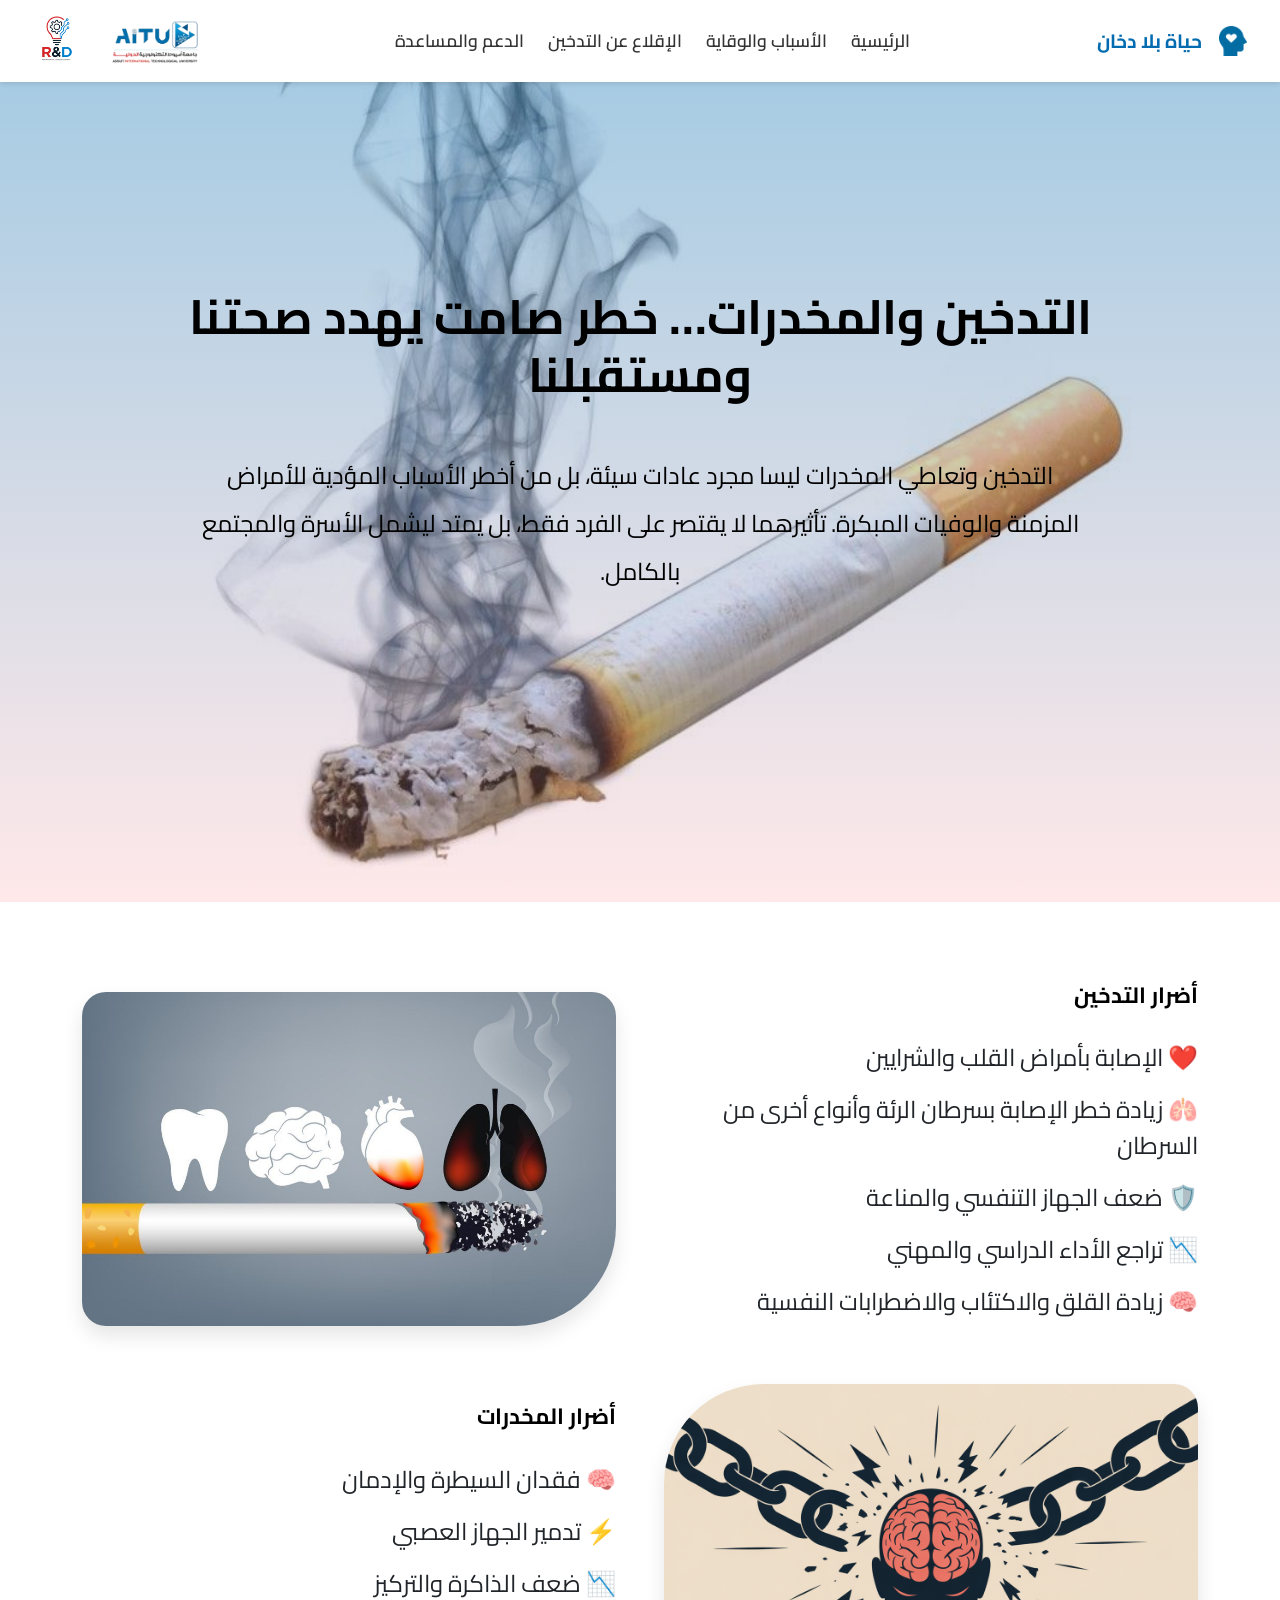
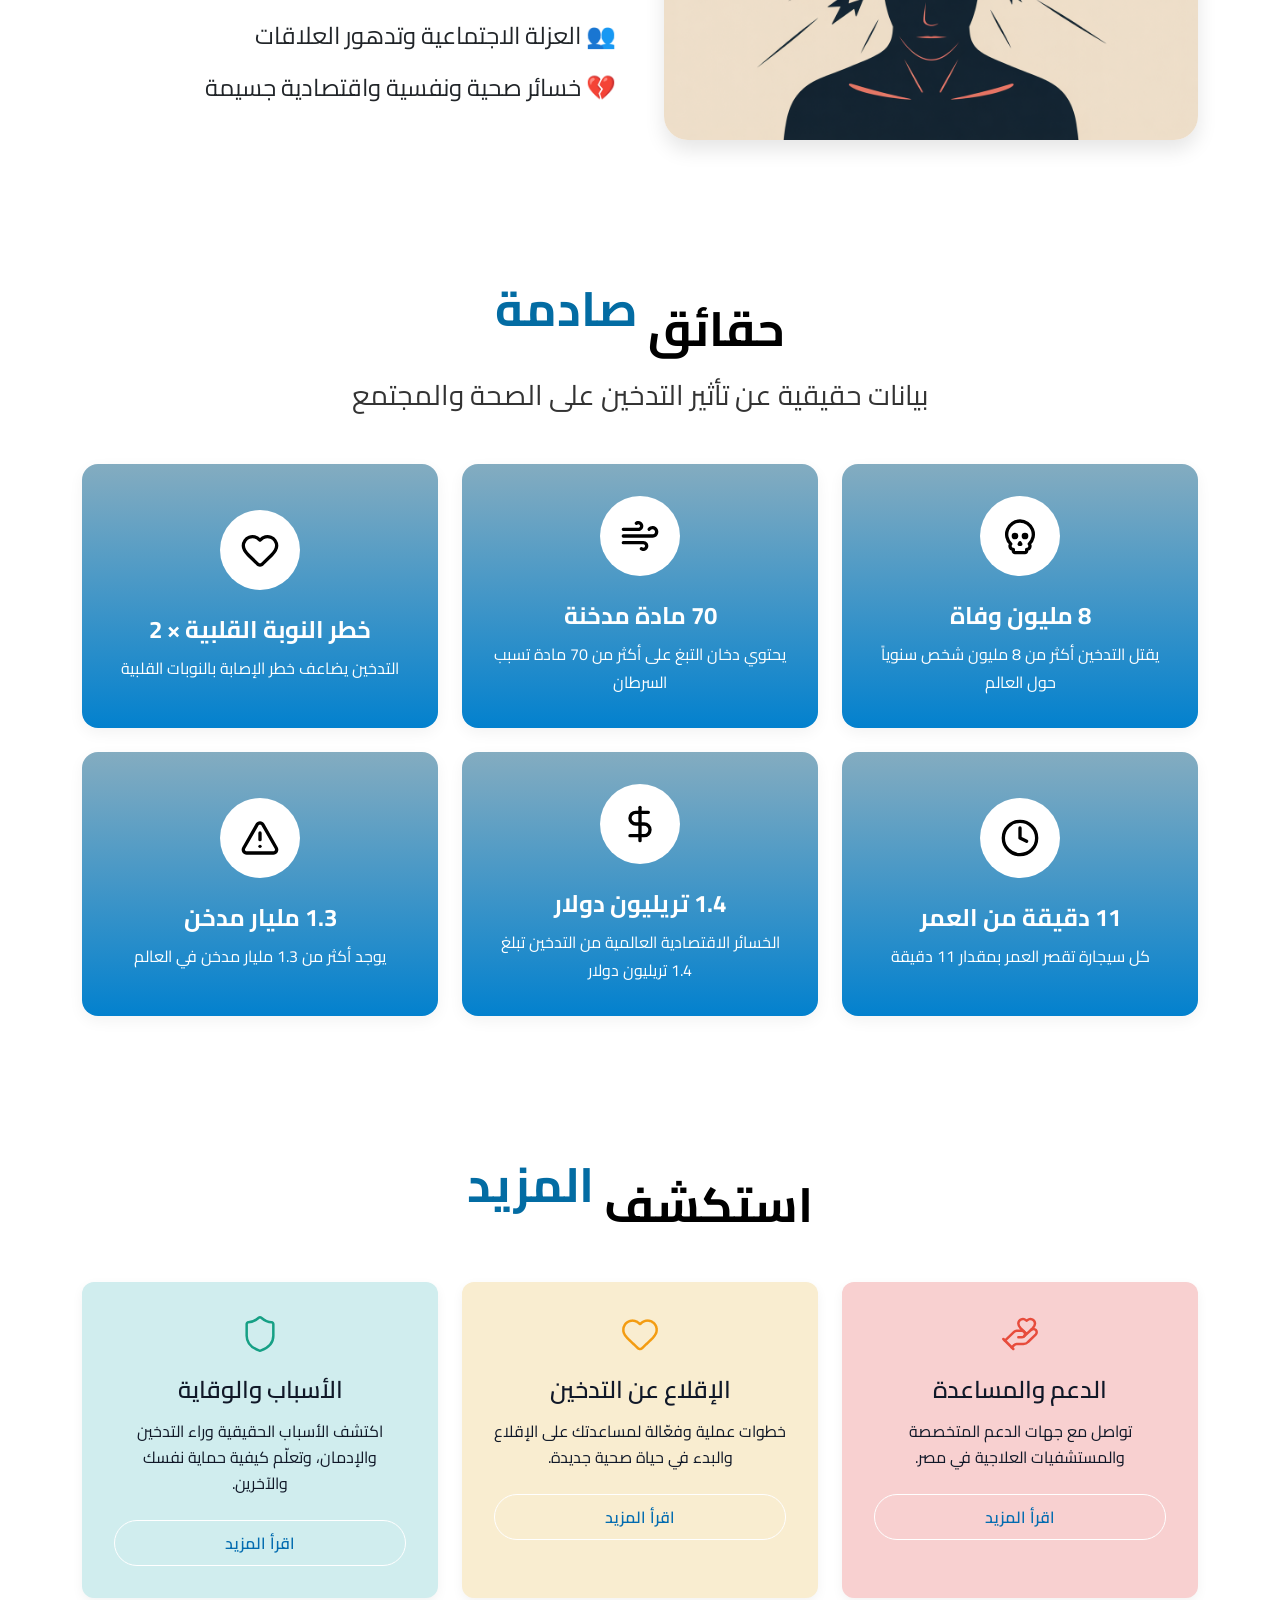
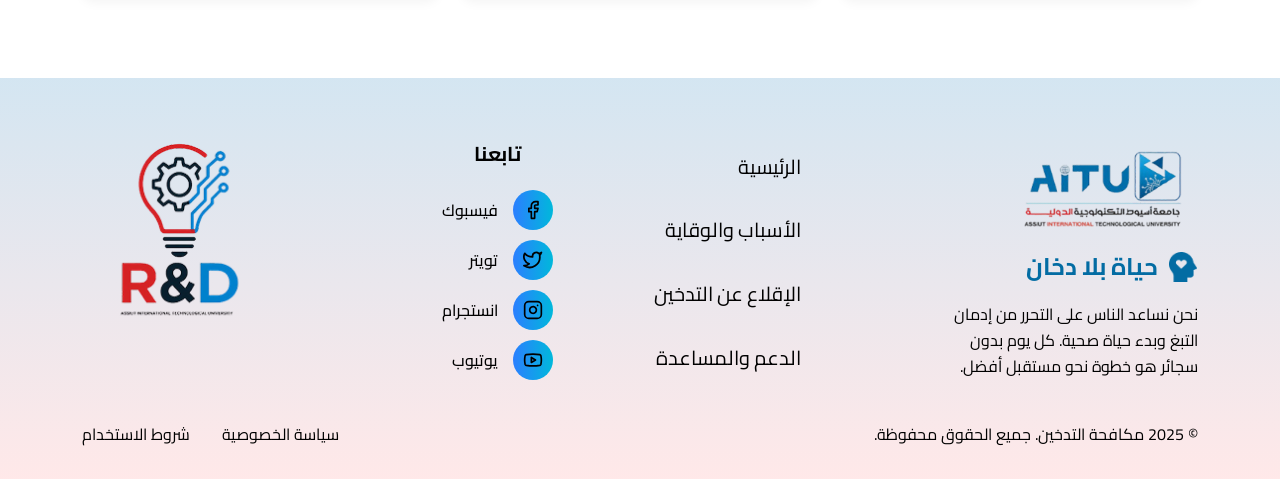
<file: index.html>
<!DOCTYPE html>
<html lang="en">

<head>
    <meta charset="UTF-8">
    <meta name="viewport" content="width=device-width, initial-scale=1.0">
    <link href="https://cdn.jsdelivr.net/npm/bootstrap@5.3.8/dist/css/bootstrap.min.css" rel="stylesheet"
        integrity="sha384-sRIl4kxILFvY47J16cr9ZwB07vP4J8+LH7qKQnuqkuIAvNWLzeN8tE5YBujZqJLB" crossorigin="anonymous">
    <link rel="stylesheet" href="style.css">
    <title>No To Drugs</title>
</head>

<body>
    <nav class="navbar">
        <div class="nav-end">
            <img src="assets/nav_after_text_image.png" alt="Icon" class="nav-icon">
            <span class="nav-text">حياة بلا دخان</span>
        </div>
        <ul class="nav-links">
            <li><a href="#">الرئيسية</a></li>
            <li><a href="#">الأسباب والوقاية</a></li>
            <li><a href="./pages/QuitSmoking.html">الإقلاع عن التدخين</a></li>
            <li><a href="./pages/Support.html">الدعم والمساعدة</a></li>
        </ul>

        <div class="hamburger">
            <span></span>
            <span></span>
            <span></span>
        </div>
        <div class="nav-logos">
            <img src="assets/aitu_logo.png" alt="AITU Logo" class="logo">
            <img src="assets/rd_logo.png" alt="R&D Logo" class="logo">

        </div>
    </nav>

    <header class="hero-section">
        <div class="hero-image-wrapper">
            <div class="hero-gradient"></div>
            <img src="assets/hero_image.jpg" alt="Hero Image" class="hero-img">

        </div>
        <div class="hero-content">
            <div class="container">
                <div class="row">
                    <div class="col-lg-12 mx-auto text-center text-black">
                        <h1>التدخين والمخدرات… خطر صامت يهدد صحتنا ومستقبلنا</h1>
                        <p class="hero-text">التدخين وتعاطي المخدرات ليسا مجرد عادات سيئة، بل من أخطر الأسباب المؤدية
                            للأمراض المزمنة والوفيات المبكرة. تأثيرهما لا يقتصر على الفرد فقط، بل يمتد ليشمل الأسرة
                            والمجتمع بالكامل.</p>
                    </div>
                </div>
            </div>
        </div>
    </header>

    <section class="content-section">
        <div class="container">
            <!-- First Row: Text (Right) - Image (Left) -->
            <div class="row align-items-center mb-5 gx-lg-5">
                <div class="col-lg-6">
                    <h2 class="section-title">أضرار التدخين</h2>
                    <ul class="damages-list">
                        <li>❤️ الإصابة بأمراض القلب والشرايين</li>
                        <li>🫁 زيادة خطر الإصابة بسرطان الرئة وأنواع أخرى من السرطان</li>
                        <li>🛡️ ضعف الجهاز التنفسي والمناعة</li>
                        <li>📉 تراجع الأداء الدراسي والمهني</li>
                        <li>🧠 زيادة القلق والاكتئاب والاضطرابات النفسية</li>
                    </ul>
                </div>
                <div class="col-lg-6">
                    <img src="assets/smoking_damage.png" alt="Smoking Damages" class="content-img img-radius-1">
                </div>
            </div>

            <!-- Second Row: Image (Right) - Text (Left) -->
            <div class="row align-items-center gx-lg-5">
                <div class="col-lg-6 order-2 order-lg-1">
                    <img src="assets/drug_damage.png" alt="Drug Damages" class="content-img img-radius-2">
                </div>
                <div class="col-lg-6 order-1 order-lg-2">
                    <h2 class="section-title">أضرار المخدرات</h2>
                    <ul class="damages-list">
                        <li>🧠 فقدان السيطرة والإدمان</li>
                        <li>⚡ تدمير الجهاز العصبي</li>
                        <li>📉 ضعف الذاكرة والتركيز</li>
                        <li>👥 العزلة الاجتماعية وتدهور العلاقات</li>
                        <li>💔 خسائر صحية ونفسية واقتصادية جسيمة</li>
                    </ul>
                </div>
            </div>
        </div>
    </section>

    <section class="facts-section">
        <div class="container">
            <div class="section-header text-center mb-5">
                <!-- Title: 48px, 700 weight. "حقائق" Black, "صادمة" Blue #036CA3 & elevated -->
                <h2 class="facts-title">حقائق <span class="highlight-word">صادمة</span></h2>
                <!-- Subtitle: 28px, 400 weight -->
                <p class="facts-subtitle">بيانات حقيقية عن تأثير التدخين على الصحة والمجتمع</p>
            </div>

            <div class="row g-4">
                <!-- Card 1: Skull -->
                <div class="col-lg-4 col-md-6">
                    <div class="fact-card">
                        <div class="icon-circle">
                            <img src="assets/icon_skull.svg" alt="Mortality Icon">
                        </div>
                        <h3>8 مليون وفاة</h3>
                        <p>يقتل التدخين أكثر من 8 مليون شخص سنوياً حول العالم</p>
                    </div>
                </div>
                <!-- Card 2: Wind/Smoke -->
                <div class="col-lg-4 col-md-6">
                    <div class="fact-card">
                        <div class="icon-circle">
                            <img src="assets/icon_wind.svg" alt="Carcinogens Icon">
                        </div>
                        <h3>70 مادة مدخنة</h3>
                        <p>يحتوي دخان التبغ على أكثر من 70 مادة تسبب السرطان</p>
                    </div>
                </div>
                <!-- Card 3: Heart -->
                <div class="col-lg-4 col-md-6">
                    <div class="fact-card">
                        <div class="icon-circle">
                            <img src="assets/icon_heart.svg" alt="Heart Icon">
                        </div>
                        <h3>خطر النوبة القلبية × 2</h3>
                        <p>التدخين يضاعف خطر الإصابة بالنوبات القلبية</p>
                    </div>
                </div>
                <!-- Card 4: Clock -->
                <div class="col-lg-4 col-md-6">
                    <div class="fact-card">
                        <div class="icon-circle">
                            <img src="assets/icon_clock.svg" alt="Time Icon">
                        </div>
                        <h3>11 دقيقة من العمر</h3>
                        <p>كل سيجارة تقصر العمر بمقدار 11 دقيقة</p>
                    </div>
                </div>
                <!-- Card 5: Dollar -->
                <div class="col-lg-4 col-md-6">
                    <div class="fact-card">
                        <div class="icon-circle">
                            <img src="assets/icon_dollar.svg" alt="Economy Icon">
                        </div>
                        <h3>1.4 تريليون دولار</h3>
                        <p>الخسائر الاقتصادية العالمية من التدخين تبلغ 1.4 تريليون دولار</p>
                    </div>
                </div>
                <!-- Card 6: Warning -->
                <div class="col-lg-4 col-md-6">
                    <div class="fact-card">
                        <div class="icon-circle">
                            <img src="assets/icon_warning.svg" alt="Statistics Icon">
                        </div>
                        <h3>1.3 مليار مدخن</h3>
                        <p>يوجد أكثر من 1.3 مليار مدخن في العالم</p>
                    </div>
                </div>
            </div>
        </div>
    </section>

    <section class="explore-section">
        <div class="container">
            <div class="section-header text-center mb-5">
                <h2 class="facts-title">استكشف <span class="highlight-word">المزيد</span></h2>
            </div>

            <div class="row g-4">
                <!-- Card 1: Support -->
                <div class="col-lg-4 col-md-6">
                    <div class="explore-card card-support">
                        <div class="explore-icon-wrapper">
                            <img src="assets/icon_support.svg" alt="Support Icon">
                        </div>
                        <h3>الدعم والمساعدة</h3>
                        <p>تواصل مع جهات الدعم المتخصصة والمستشفيات العلاجية في مصر.</p>
                        <a href="#" class="btn-read-more">اقرأ المزيد</a>
                    </div>
                </div>

                <!-- Card 2: Quit -->
                <div class="col-lg-4 col-md-6">
                    <div class="explore-card card-quit">
                        <div class="explore-icon-wrapper">
                            <img src="assets/icon_heart.png" alt="Quit Icon">
                        </div>
                        <h3>الإقلاع عن التدخين</h3>
                        <p>خطوات عملية وفعّالة لمساعدتك على الإقلاع والبدء في حياة صحية جديدة.</p>
                        <a href="./pages/QuitSmoking.html" class="btn-read-more">اقرأ المزيد</a>
                    </div>
                </div>

                <!-- Card 3: Prevention -->
                <div class="col-lg-4 col-md-6">
                    <div class="explore-card card-prevention">
                        <div class="explore-icon-wrapper">
                            <img src="assets/icon_shield.svg" alt="Prevention Icon">
                        </div>
                        <h3>الأسباب والوقاية</h3>
                        <p>اكتشف الأسباب الحقيقية وراء التدخين والإدمان، وتعلّم كيفية حماية نفسك والآخرين.</p>
                        <a href="#" class="btn-read-more">اقرأ المزيد</a>
                    </div>
                </div>
            </div>
        </div>
    </section>

    <footer class="main-footer">
        <div class="container">
            <div class="row">
                <!-- Column 1: AITU Branding -->
                <div class="col-lg-3 col-md-6 mb-4 text-first">
                    <div class="d-flex justify-content-first mb-3">
                        <img src="assets/aitu_logo.png" alt="AITU Logo" class="footer-logo" style="width: 200px;">
                    </div>
                    <div class="footer-brand mb-3 justify-content-first">
                        <img src="assets/nav_after_text_image.png" alt="Icon" class="footer-icon">
                        <span class="footer-brand-text">حياة بلا دخان</span>
                    </div>
                    <p class="footer-desc ms-auto">نحن نساعد الناس على التحرر من إدمان التبغ وبدء حياة صحية. كل يوم بدون
                        سجائر هو خطوة نحو مستقبل أفضل.</p>
                </div>

                <!-- Column 2: Navigation -->
                <div class="col-lg-2 offset-lg-1 col-md-6 mb-4 text-center">
                    <ul class="footer-links">
                        <li><a href="#">الرئيسية</a></li>
                        <li><a href="#">الأسباب والوقاية</a></li>
                        <li><a href="./pages/QuitSmoking.html">الإقلاع عن التدخين</a></li>
                        <li><a href="#">الدعم والمساعدة</a></li>
                    </ul>
                </div>

                <!-- Column 3: Social Media -->
                <div class="col-lg-3 col-md-6 mb-4 text-center">
                    <h3 class="footer-title mb-4">تابعنا</h3>
                    <div class="social-links">
                        <a href="#" class="social-btn">
                            <div class="social-icon facebook">
                                <img src="assets/icon_facebook.svg" alt="Facebook">
                            </div>
                            <span class="social-label">فيسبوك</span>

                        </a>
                        <a href="#" class="social-btn">
                            <div class="social-icon twitter">
                                <img src="assets/icon_twitter.svg" alt="Twitter">
                            </div>
                            <span class="social-label">تويتر</span>

                        </a>
                        <a href="#" class="social-btn">
                            <div class="social-icon instagram">
                                <img src="assets/icon_instagram.svg" alt="Instagram">
                            </div>
                            <span class="social-label">انستجرام</span>

                        </a>
                        <a href="#" class="social-btn">
                            <div class="social-icon youtube">
                                <img src="assets/icon_youtube.svg" alt="YouTube">
                            </div>
                            <span class="social-label">يوتيوب</span>

                        </a>
                    </div>
                </div>

                <!-- Column 4: R&D Logo -->
                <div class="col-lg-3 col-md-6 mb-4 text-start">
                    <img src="assets/rd_logo.png" alt="R&D Logo" class="footer-logo-rd" style="width: 196px;">
                </div>
            </div>

            <div class="footer-bottom">
                <div class="copyright">
                    © 2025 مكافحة التدخين. جميع الحقوق محفوظة.
                </div>
                <div class="footer-bottom-links">
                    <a href="#">سياسة الخصوصية</a>
                    <a href="#">شروط الاستخدام</a>
                </div>
            </div>
        </div>
    </footer>

    <script src="script.js"></script>
</body>

</html>
</file>
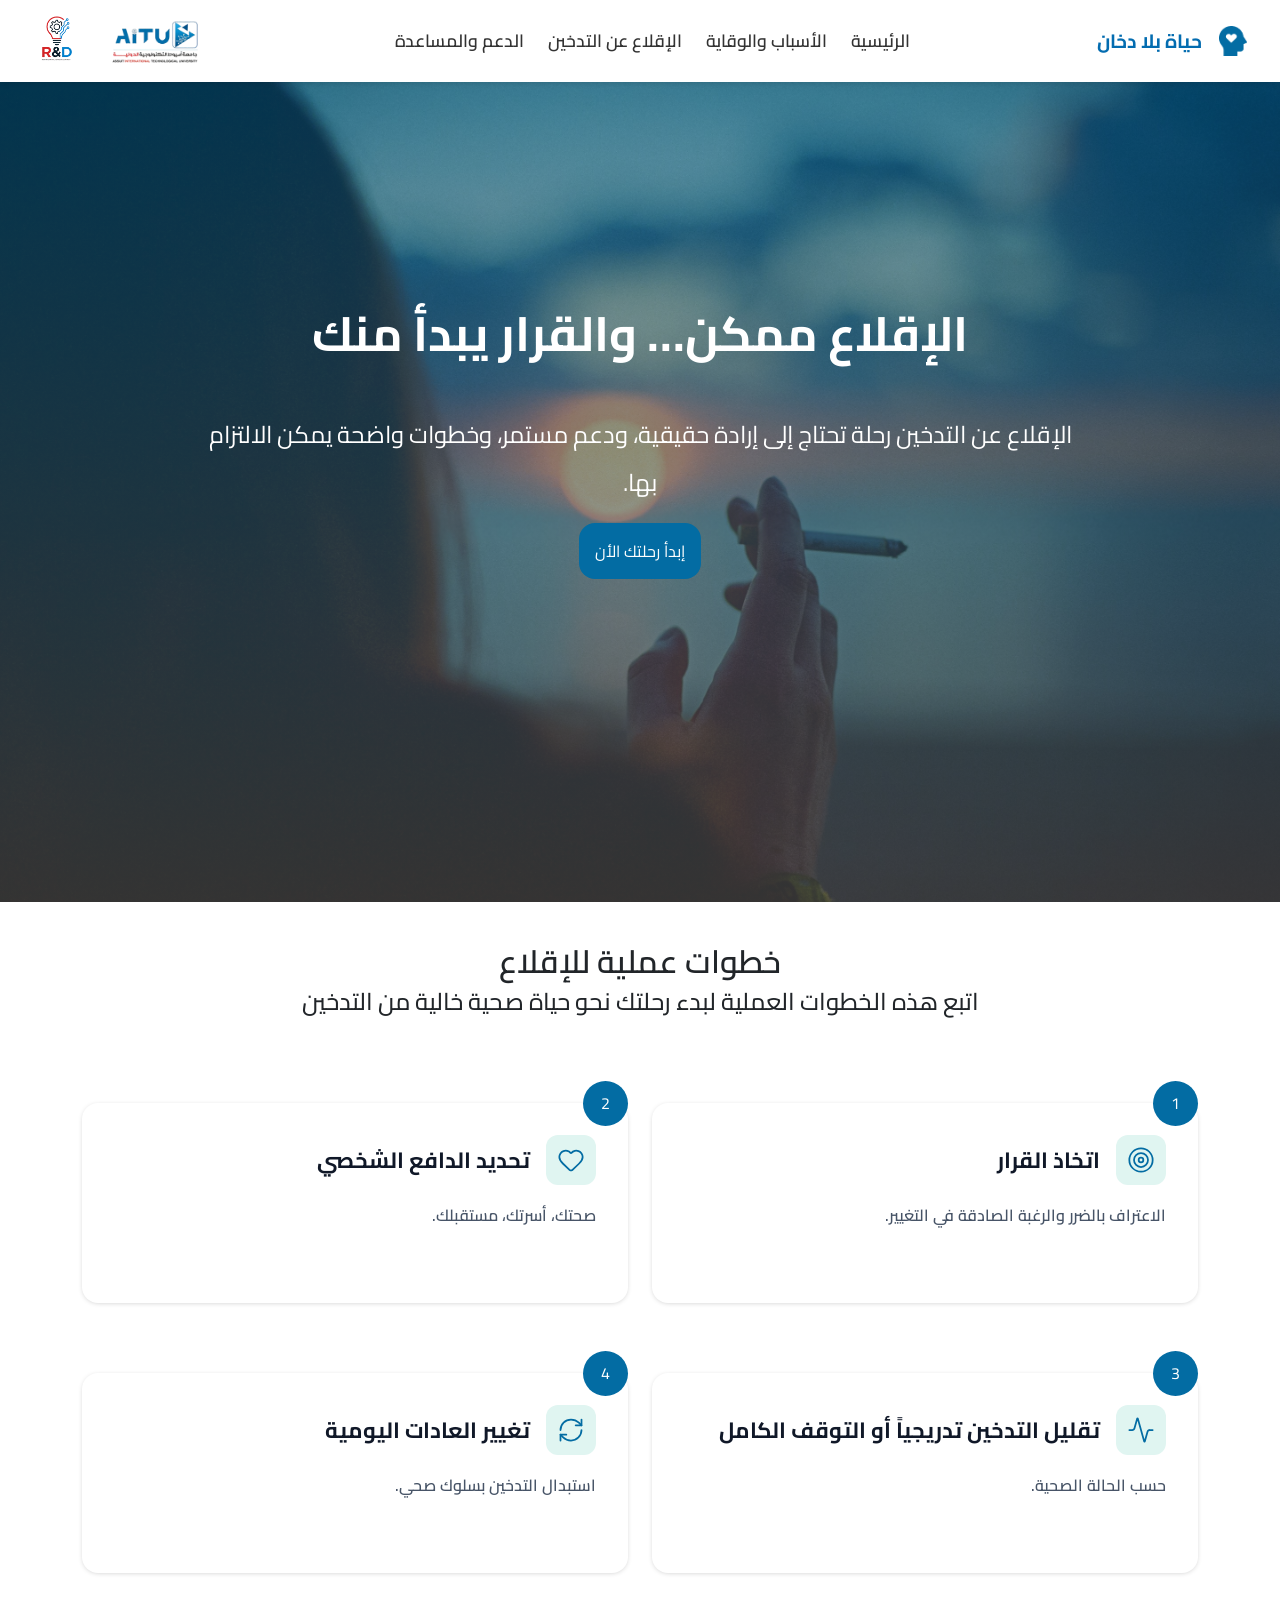
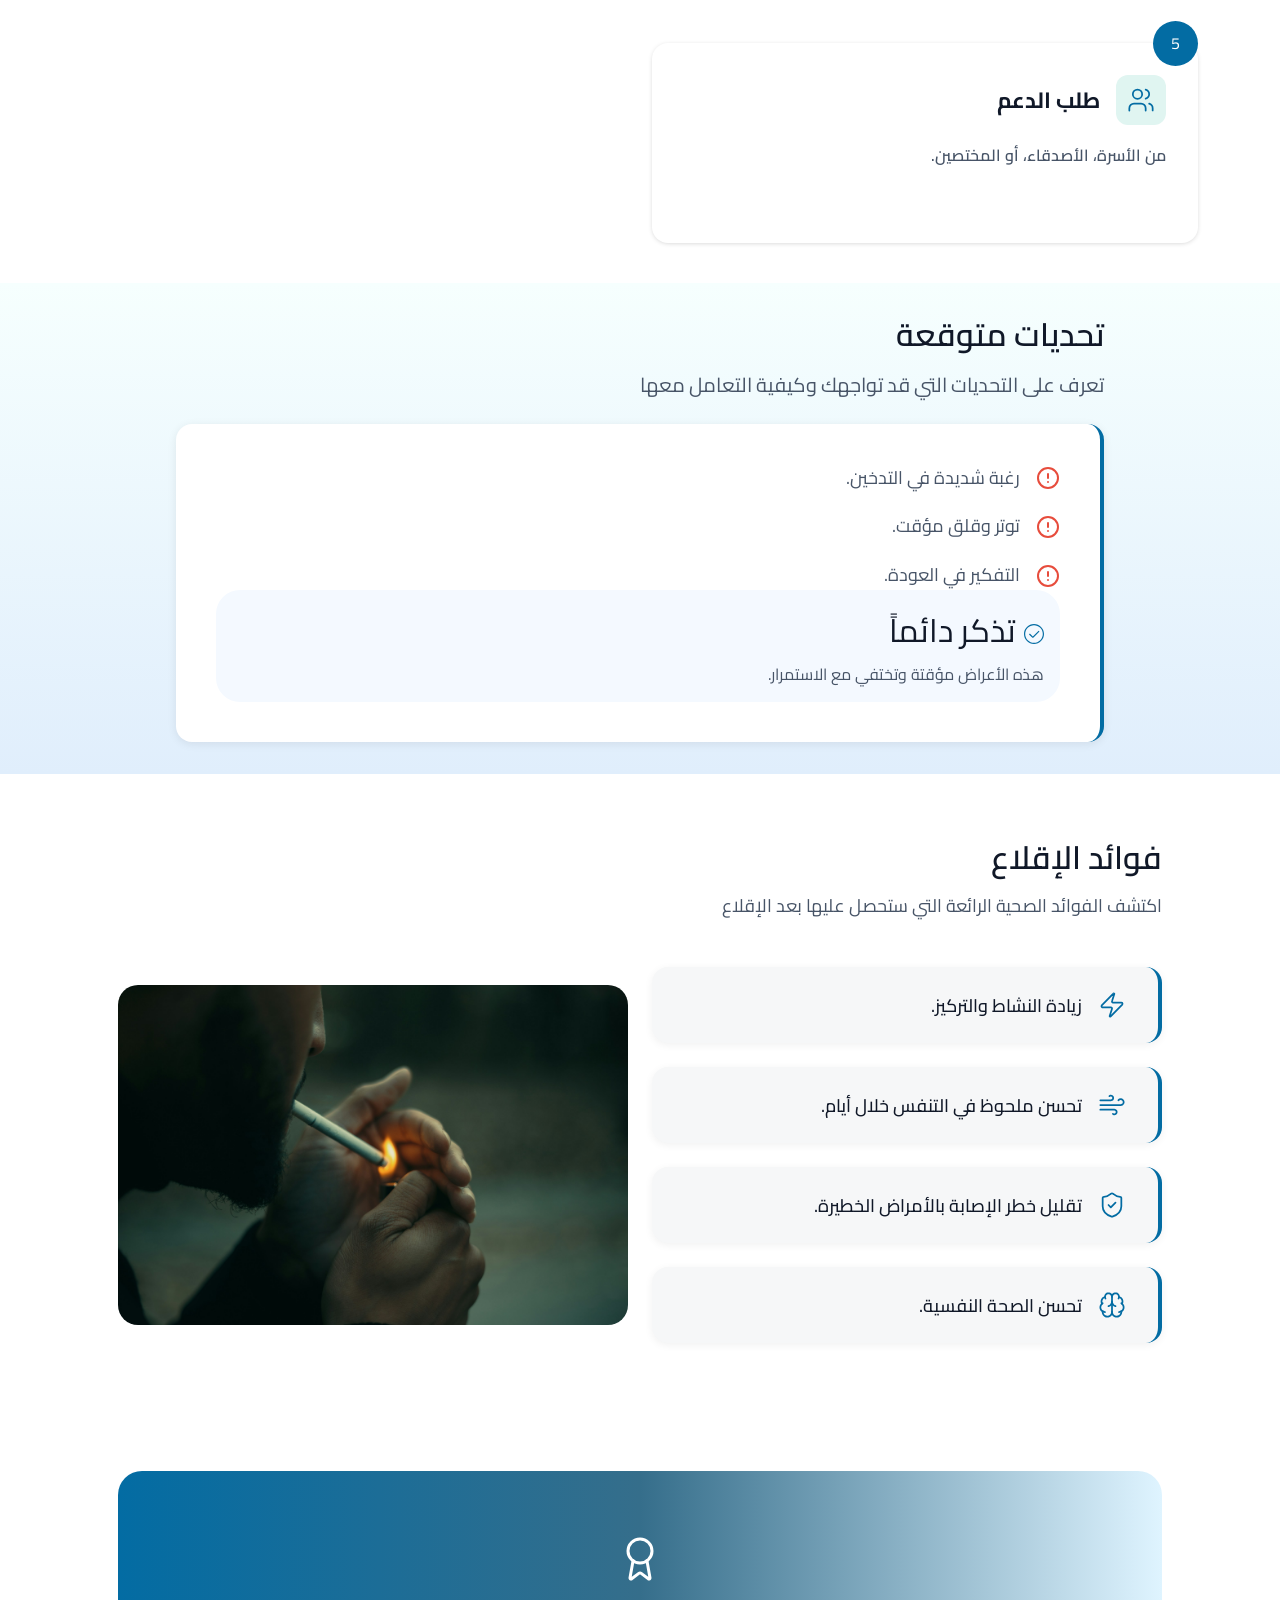
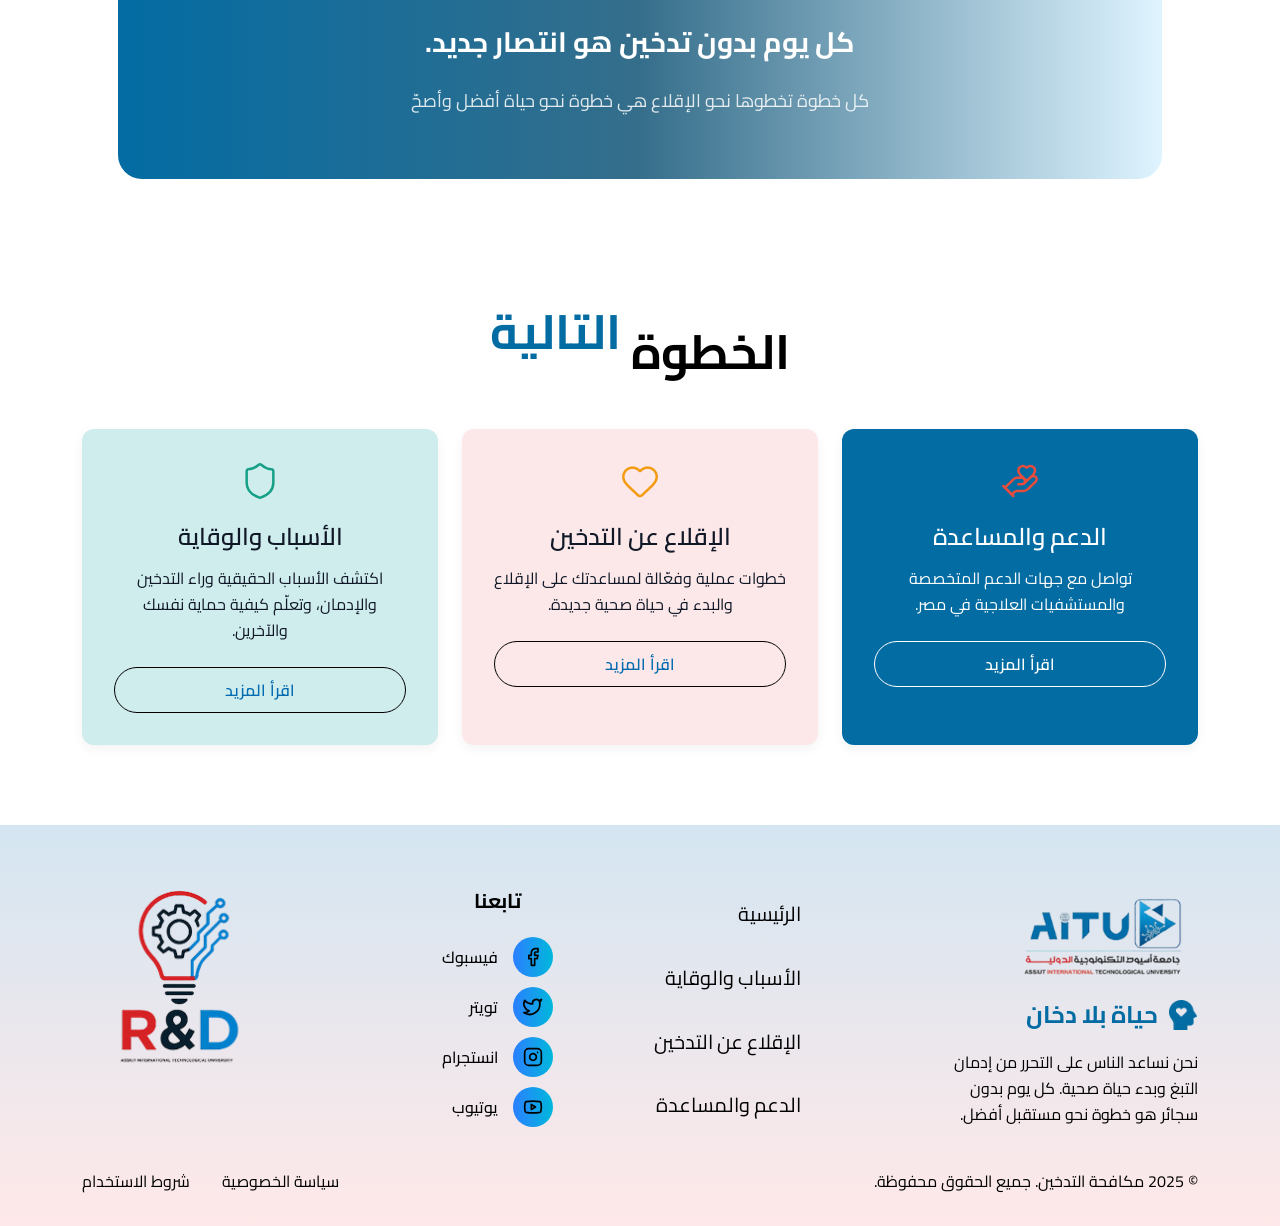
<file: pages/QuitSmoking.html>
<!DOCTYPE html>
<html lang="en">

<head>
    <meta charset="UTF-8">
    <meta name="viewport" content="width=device-width, initial-scale=1.0">
    <title>Quit Smoking</title>
    <link href="https://cdn.jsdelivr.net/npm/bootstrap@5.3.8/dist/css/bootstrap.min.css" rel="stylesheet"
        integrity="sha384-sRIl4kxILFvY47J16cr9ZwB07vP4J8+LH7qKQnuqkuIAvNWLzeN8tE5YBujZqJLB" crossorigin="anonymous">
    <link rel="stylesheet" href="../style.css">
</head>

<body>
    <nav class="navbar">
        <div class="nav-end">
            <img src="../assets/nav_after_text_image.png" alt="Icon" class="nav-icon">
            <span class="nav-text">حياة بلا دخان</span>
        </div>
        <ul class="nav-links">
            <li><a href="../index.html">الرئيسية</a></li>
            <li><a href="#">الأسباب والوقاية</a></li>
            <li><a href="./QuitSmoking.html">الإقلاع عن التدخين</a></li>
            <li><a href="./Support.html">الدعم والمساعدة</a></li>
        </ul>

        <div class="hamburger">
            <span></span>
            <span></span>
            <span></span>
        </div>
        <div class="nav-logos">
            <img src="../assets/aitu_logo.png" alt="AITU Logo" class="logo">
            <img src="../assets/rd_logo.png" alt="R&D Logo" class="logo">

        </div>
    </nav>


    <header class="hero-section ">
        <div class="hero-image-wrapper ">
            <div class="QuitSmoking-gradient"></div>
            <img src="../assets/QuitSmokingHero.jpg" alt="Hero Image" class="hero-img">

        </div>
        <div class="hero-content">
            <div class="container">
                <div class="row">
                    <div class="col-lg-12 mx-auto text-center text-black">
                        <h1 class="text-white">الإقلاع ممكن… والقرار يبدأ منك</h1>
                        <p class="hero-text text-white">الإقلاع عن التدخين رحلة تحتاج إلى إرادة حقيقية، ودعم مستمر،
                            وخطوات واضحة يمكن الالتزام بها.</p>
                        <button class="blue-button mt-3">إبدأ رحلتك الأن</button>
                    </div>
                </div>
            </div>
        </div>
    </header>

    <section class="container d-flex flex-column align-items-center justify-content-center steps-section">
        <h2 class="fw-semibold">خطوات عملية للإقلاع</h2>
        <h4>اتبع هذه الخطوات العملية لبدء رحلتك نحو حياة صحية خالية من التدخين</h4>

        <!-- Step Cards Container -->
        <div class="row g-4 w-100 mt-4 steps-container ">
            <!-- Card 1 -->
            <div class="col-lg-6 col-md-6">
                <div class="step-card">
                    <span class="step-number">1</span>
                    <div class="step-header">
                        <h3 class="step-title">اتخاذ القرار</h3>
                        <div class="step-icon">
                            <img src="../assets/QuitSmokingIcons/circle.svg" alt="Decision Icon">
                        </div>
                    </div>
                    <p class="step-description fw-semibold">الاعتراف بالضرر والرغبة الصادقة في التغيير.</p>
                </div>
            </div>
            <!-- Card 2 -->
            <div class="col-lg-6 col-md-6">
                <div class="step-card">
                    <span class="step-number">2</span>
                    <div class="step-header">
                        <h3 class="step-title">تحديد الدافع الشخصي</h3>
                        <div class="step-icon">
                            <img src="../assets/QuitSmokingIcons/heart.svg" alt="Decision Icon">
                        </div>
                    </div>
                    <p class="step-description fw-semibold">صحتك، أسرتك، مستقبلك.</p>
                </div>
            </div>
            <!-- Card 3 -->
            <div class="col-lg-6 col-md-6">
                <div class="step-card">
                    <span class="step-number">3</span>
                    <div class="step-header">
                        <h3 class="step-title">تقليل التدخين تدريجياً أو التوقف الكامل</h3>
                        <div class="step-icon">
                            <img src="../assets/QuitSmokingIcons/zigzag.svg" alt="Decision Icon">
                        </div>
                    </div>
                    <p class="step-description fw-semibold">حسب الحالة الصحية.</p>
                </div>
            </div>
            <!-- Card 4 -->
            <div class="col-lg-6 col-md-6">
                <div class="step-card">
                    <span class="step-number">4</span>
                    <div class="step-header">
                        <h3 class="step-title">تغيير العادات اليومية</h3>
                        <div class="step-icon">
                            <img src="../assets/QuitSmokingIcons/restart.svg" alt="Decision Icon">
                        </div>
                    </div>
                    <p class="step-description fw-semibold">استبدال التدخين بسلوك صحي.</p>
                </div>
            </div>
            <!-- Card 5 -->
            <div class="col-lg-6 col-md-6">
                <div class="step-card">
                    <span class="step-number">5</span>
                    <div class="step-header">
                        <h3 class="step-title">طلب الدعم</h3>
                        <div class="step-icon">
                            <img src="../assets/QuitSmokingIcons/people.svg" alt="Decision Icon">
                        </div>
                    </div>
                    <p class="step-description fw-semibold">من الأسرة، الأصدقاء، أو المختصين.</p>
                </div>
            </div>



    </section>

    <section class="challenges-section">
        <div class="container px-5">
            <div class="row">
                <div class="col-12 text-end">
                    <h2 class="challenges-title">تحديات متوقعة</h2>
                    <p class="challenges-subtitle">تعرف على التحديات التي قد تواجهك وكيفية التعامل معها</p>
                </div>
            </div>
            <div class="row mt-4">
                <div class="col-12">
                    <div class="challenges-box">
                        <ul class="challenges-list">
                            <li>
                                <img src="../assets/QuitSmokingIcons/warn.svg" alt="Decision Icon">
                                <span>رغبة شديدة في التدخين.</span>
                            </li>
                            <li>
                                <img src="../assets/QuitSmokingIcons/warn.svg" alt="Decision Icon">
                                <span>توتر وقلق مؤقت.</span>
                            </li>
                            <li>
                                <img src="../assets/QuitSmokingIcons/warn.svg" alt="Decision Icon">
                                <span>التفكير في العودة.</span>
                            </li>

                        </ul>
                        <div class="blue-box">
                            <div class="gap-2 d-flex">
                                <img src="../assets/QuitSmokingIcons/correct.svg" alt="Decision Icon">
                                <span class="blue-box-header">تذكر دائماً</span>
                            </div>
                            <span class="blue-box-text">هذه الأعراض مؤقتة وتختفي مع الاستمرار.</span>
                        </div>
                    </div>
                </div>
            </div>
        </div>
    </section>

    <section class="benefits-grid-section">
        <div class="container px-5">
            <!-- Header -->
            <div class="row mb-5">
                <div class="col-12 text-end">
                    <h2 class="benefits-grid-title">فوائد الإقلاع</h2>
                    <p class="benefits-grid-subtitle">اكتشف الفوائد الصحية الرائعة التي ستحصل عليها بعد الإقلاع</p>
                </div>
            </div>

            <div class="row align-items-center gy-4">

                <!-- Right Side - Benefit Boxes -->
                <div class="col-lg-6">
                    <div class="benefits-boxes-container">
                        <!-- Benefit Box 1 -->
                        <div class="benefit-item">
                            <img src="../assets/QuitSmokingIcons/flash.svg" alt="Activity Icon" class="benefit-icon">
                            <span class="benefit-text">زيادة النشاط والتركيز.</span>
                        </div>
                        <!-- Benefit Box 1 -->
                        <div class="benefit-item">
                            <img src="../assets/QuitSmokingIcons/air.svg" alt="Activity Icon" class="benefit-icon">
                            <span class="benefit-text">تحسن ملحوظ في التنفس خلال أيام.</span>
                        </div>
                        <!-- Benefit Box 1 -->
                        <div class="benefit-item">
                            <img src="../assets/QuitSmokingIcons/shield.svg" alt="Activity Icon" class="benefit-icon">
                            <span class="benefit-text">تقليل خطر الإصابة بالأمراض الخطيرة.</span>
                        </div>
                        <!-- Benefit Box 1 -->
                        <div class="benefit-item">
                            <img src="../assets/QuitSmokingIcons/brain.svg" alt="Activity Icon" class="benefit-icon">
                            <span class="benefit-text">تحسن الصحة النفسية.</span>
                        </div>


                    </div>
                </div>

                <!-- Left Side - Image -->
                <div class="col-lg-6">
                    <img src="../assets/QuitSmokingSection.jpg" alt="Health Benefits" class="benefits-image">
                </div>
            </div>
        </div>
    </section>

    <section class="motivation-section">
        <div class="container px-5">
            <div class="motivation-box">
                <!-- Icon at top center -->
                <div class="motivation-icon">
                    <img src="../assets/QuitSmokingIcons/acheivment.svg" alt="Decision Icon">
                </div>

                <!-- Bold main text -->
                <h3 class="motivation-title">كل يوم بدون تدخين هو انتصار جديد.</h3>

                <!-- Lighter subtext -->
                <p class="motivation-text">كل خطوة تخطوها نحو الإقلاع هي خطوة نحو حياة أفضل وأصحّ</p>
            </div>
        </div>
    </section>

    <section class="explore-section">
        <div class="container">
            <div class="section-header text-center mb-5">
                <h2 class="facts-title">الخطوة <span class="highlight-word">التالية</span></h2>
            </div>

            <div class="row g-4">
                <!-- Card 1: Support -->
                <div class="col-lg-4 col-md-6">
                    <div class="explore-card card-support blue-bg">
                        <div class="explore-icon-wrapper">
                            <img src="../assets/icon_support.svg" alt="Support Icon">
                        </div>
                        <h3>الدعم والمساعدة</h3>
                        <p>تواصل مع جهات الدعم المتخصصة والمستشفيات العلاجية في مصر.</p>
                        <a href="#" class="btn-read-more">اقرأ المزيد</a>
                    </div>
                </div>

                <!-- Card 2: Quit -->
                <div class="col-lg-4 col-md-6">
                    <div class="explore-card card-quit red-bg">
                        <div class="explore-icon-wrapper">
                            <img src="../assets/icon_heart.png" alt="Quit Icon">
                        </div>
                        <h3>الإقلاع عن التدخين</h3>
                        <p>خطوات عملية وفعّالة لمساعدتك على الإقلاع والبدء في حياة صحية جديدة.</p>
                        <a href="#" class="btn-read-more">اقرأ المزيد</a>
                    </div>
                </div>

                <!-- Card 3: Prevention -->
                <div class="col-lg-4 col-md-6">
                    <div class="explore-card card-prevention green-bg ">
                        <div class="explore-icon-wrapper">
                            <img src="../assets/icon_shield.svg" alt="Prevention Icon">
                        </div>
                        <h3>الأسباب والوقاية</h3>
                        <p>اكتشف الأسباب الحقيقية وراء التدخين والإدمان، وتعلّم كيفية حماية نفسك والآخرين.</p>
                        <a href="#" class="btn-read-more">اقرأ المزيد</a>
                    </div>
                </div>
            </div>
        </div>
    </section>

    <footer class="main-footer">
        <div class="container">
            <div class="row">
                <!-- Column 1: AITU Branding -->
                <div class="col-lg-3 col-md-6 mb-4 text-first">
                    <div class="d-flex justify-content-first mb-3">
                        <img src="../assets/aitu_logo.png" alt="AITU Logo" class="footer-logo" style="width: 200px;">
                    </div>
                    <div class="footer-brand mb-3 justify-content-first">
                        <img src="../assets/nav_after_text_image.png" alt="Icon" class="footer-icon">
                        <span class="footer-brand-text">حياة بلا دخان</span>
                    </div>
                    <p class="footer-desc ms-auto">نحن نساعد الناس على التحرر من إدمان التبغ وبدء حياة صحية. كل يوم بدون
                        سجائر هو خطوة نحو مستقبل أفضل.</p>
                </div>

                <!-- Column 2: Navigation -->
                <div class="col-lg-2 offset-lg-1 col-md-6 mb-4 text-center">
                    <ul class="footer-links">
                        <li><a href="../index.html">الرئيسية</a></li>
                        <li><a href="#">الأسباب والوقاية</a></li>
                        <li><a href="./QuitSmoking.html">الإقلاع عن التدخين</a></li>
                        <li><a href="#">الدعم والمساعدة</a></li>
                    </ul>
                </div>

                <!-- Column 3: Social Media -->
                <div class="col-lg-3 col-md-6 mb-4 text-center">
                    <h3 class="footer-title mb-4">تابعنا</h3>
                    <div class="social-links">
                        <a href="#" class="social-btn">
                            <div class="social-icon facebook">
                                <img src="../assets/icon_facebook.svg" alt="Facebook">
                            </div>
                            <span class="social-label">فيسبوك</span>

                        </a>
                        <a href="#" class="social-btn">
                            <div class="social-icon twitter">
                                <img src="../assets/icon_twitter.svg" alt="Twitter">
                            </div>
                            <span class="social-label">تويتر</span>

                        </a>
                        <a href="#" class="social-btn">
                            <div class="social-icon instagram">
                                <img src="../assets/icon_instagram.svg" alt="Instagram">
                            </div>
                            <span class="social-label">انستجرام</span>

                        </a>
                        <a href="#" class="social-btn">
                            <div class="social-icon youtube">
                                <img src="../assets/icon_youtube.svg" alt="YouTube">
                            </div>
                            <span class="social-label">يوتيوب</span>

                        </a>
                    </div>
                </div>

                <!-- Column 4: R&D Logo -->
                <div class="col-lg-3 col-md-6 mb-4 text-start">
                    <img src="../assets/rd_logo.png" alt="R&D Logo" class="footer-logo-rd" style="width: 196px;">
                </div>
            </div>

            <div class="footer-bottom">
                <div class="copyright">
                    © 2025 مكافحة التدخين. جميع الحقوق محفوظة.
                </div>
                <div class="footer-bottom-links">
                    <a href="#">سياسة الخصوصية</a>
                    <a href="#">شروط الاستخدام</a>
                </div>
            </div>
        </div>
    </footer>
    <script src="../script.js"></script>
</body>

</html>
</file>
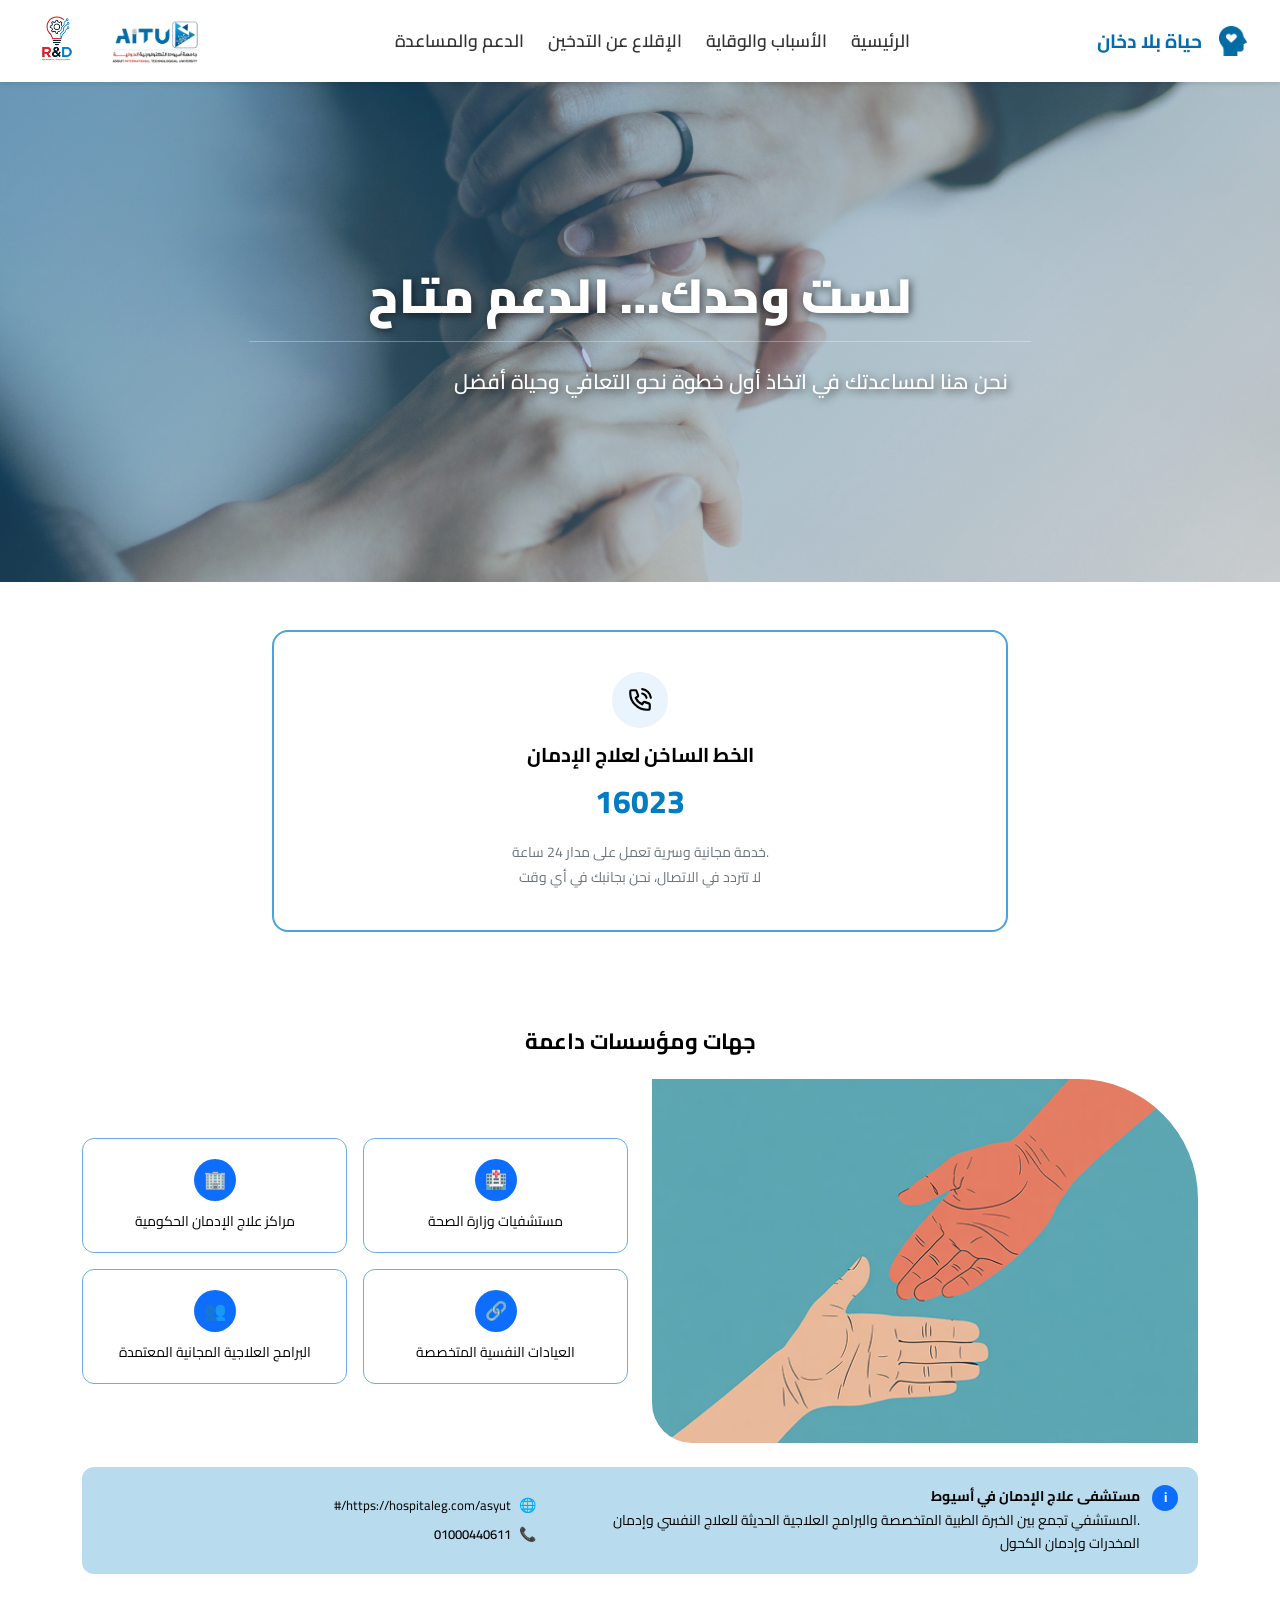
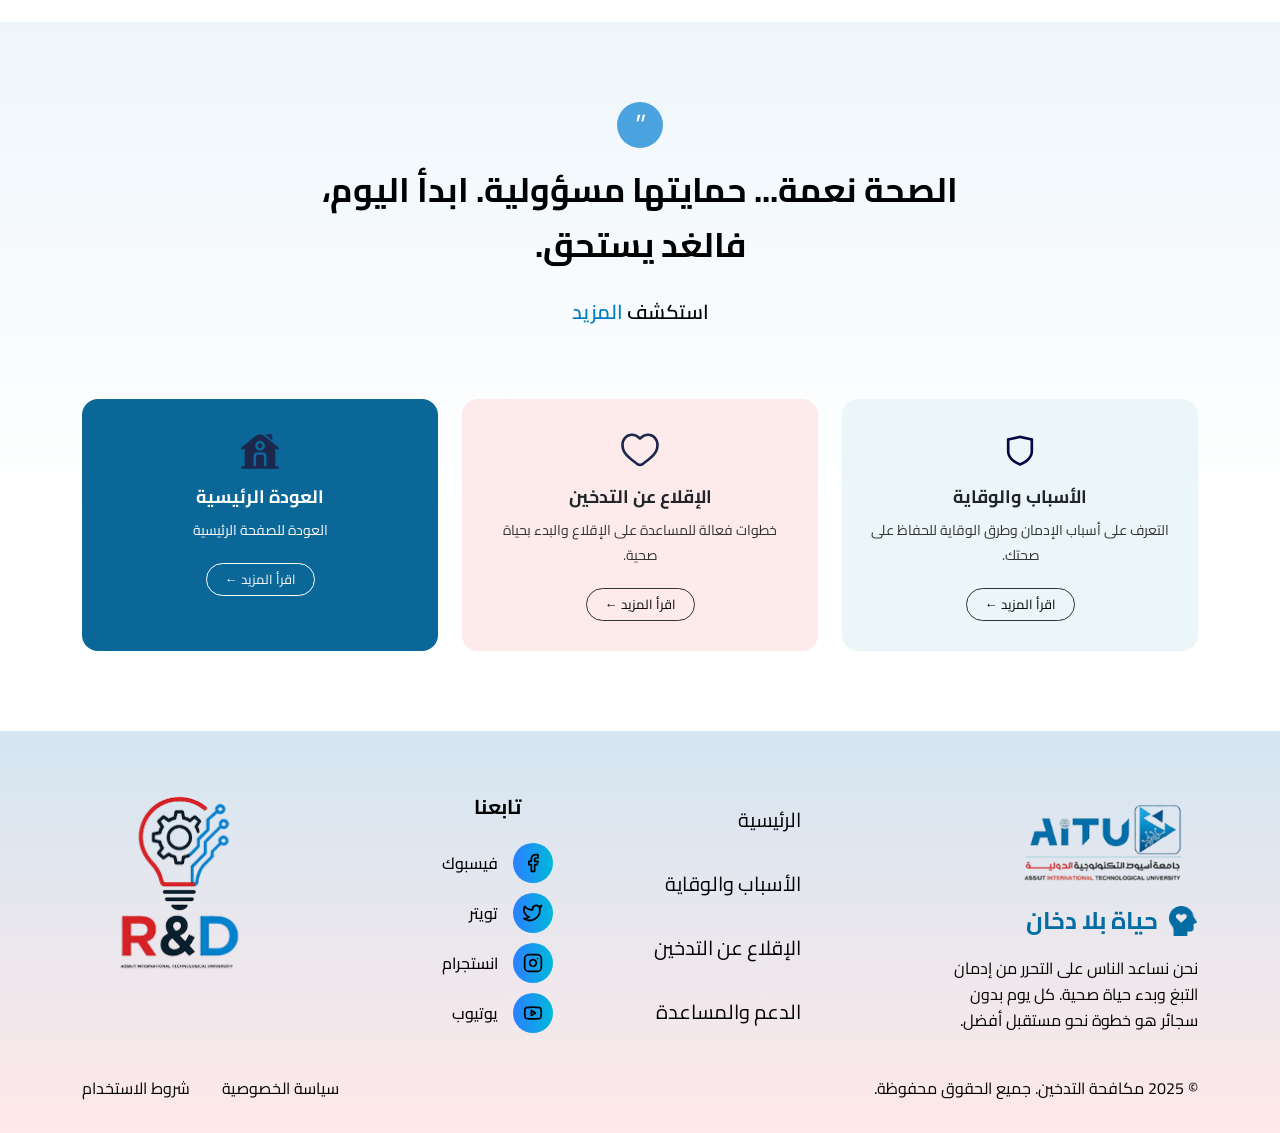
<file: pages/Support.html>
<!DOCTYPE html>
<html lang="en">

<head>
    <meta charset="UTF-8">
    <meta name="viewport" content="width=device-width, initial-scale=1.0">
    <link href="https://cdn.jsdelivr.net/npm/bootstrap@5.3.8/dist/css/bootstrap.min.css" rel="stylesheet"
        integrity="sha384-sRIl4kxILFvY47J16cr9ZwB07vP4J8+LH7qKQnuqkuIAvNWLzeN8tE5YBujZqJLB" crossorigin="anonymous">
    <link rel="stylesheet" href="../style.css">
    <title>support</title>
</head>

<body>
    <nav class="navbar">
        <div class="nav-end">
            <img src="../assets/nav_after_text_image.png" alt="Icon" class="nav-icon">
            <span class="nav-text">حياة بلا دخان</span>
        </div>
        <ul class="nav-links">
            <li><a href="../index.html">الرئيسية</a></li>
            <li><a href="#">الأسباب والوقاية</a></li>
            <li><a href="./QuitSmoking.html">الإقلاع عن التدخين</a></li>
            <li><a href="./Support.html">الدعم والمساعدة</a></li>
        </ul>

        <div class="hamburger">
            <span></span>
            <span></span>
            <span></span>
        </div>
        <div class="nav-logos">
            <img src="../assets/aitu_logo.png" alt="AITU Logo" class="logo">
            <img src="../assets/rd_logo.png" alt="R&D Logo" class="logo">

        </div>
    </nav>

    <!-- sec 1 -->
    <section class="help-hero">
        <img src="../assets/Support/priscilla-du-preez-aPa843frIzI-unsplash (1).jpg" alt="Support" class="help-hero-bg">
        <div class="help-hero-content container-fluid px-3 px-md-5">
            <div class="row align-items-center justify-content-center h-100">
                <div class="col-12 col-md-10 col-lg-8">
                    <h1 class="mb-3 mb-md-4">لست وحدك… الدعم متاح</h1>
                    <p class="mb-0">نحن هنا لمساعدتك في اتخاذ أول خطوة نحو التعافي وحياة أفضل</p>
                </div>
            </div>
        </div>
    </section>

    <!-- sec 2 -->

    <section class="container my-5">
        <div class="row justify-content-center">
            <div class="col-lg-8">
                <div class="hotline-card text-center">

                    <div class="hotline-icon">
                        <img src="../assets/Support/phone.svg" alt="phone">
                    </div>
                    <h3>الخط الساخن لعلاج الإدمان</h3>
                    <div class="hotline-number">16023</div>
                    <p>
                        .خدمة مجانية وسرية تعمل على مدار 24 ساعة<br class="divider-line">
                        لا تتردد في الاتصال، نحن بجانبك في أي وقت
                    </p>
                </div>
            </div>
        </div>
    </section>


    <!-- sec 3 -->
    <section class="support-section py-5">
        <div class="container">

            <h3 class="section-title text-center mb-4">جهات ومؤسسات داعمة</h3>

            <div class="row align-items-center">

                <!-- Left Image -->
                <div class="col-lg-6 mb-4 mb-lg-0">
                    <div class="support-image">
                        <img src="../assets/Support/img2.png" alt="support">
                    </div>
                </div>

                <!-- Right Boxes -->
                <div class="col-lg-6">
                    <div class="row g-3">

                        <div class="col-md-6">
                            <div class="support-box">
                                <div class="icon">🏥</div>
                                <p>مستشفيات وزارة الصحة</p>
                            </div>
                        </div>

                        <div class="col-md-6">
                            <div class="support-box">
                                <div class="icon">🏢</div>
                                <p>مراكز علاج الإدمان الحكومية</p>
                            </div>
                        </div>

                        <div class="col-md-6">
                            <div class="support-box">
                                <div class="icon">🔗</div>
                                <p>العيادات النفسية المتخصصة</p>
                            </div>
                        </div>

                        <div class="col-md-6">
                            <div class="support-box">
                                <div class="icon">👥</div>
                                <p>البرامج العلاجية المجانية المعتمدة</p>
                            </div>
                        </div>

                    </div>
                </div>
            </div>

            <!-- Bottom Info Bar -->
            <div class="info-bar mt-4">
                <div class="row align-items-center">

                    <!-- Left info -->
                    <div class="col-lg-7 mb-3 mb-lg-0 d-flex align-items-start">
                        <div class="info-icon">i</div>
                        <p class="info-text">
                            <span style="font-weight: bold;">مستشفى علاج الإدمان في أسيوط</span> <br>
                            .المستشفي تجمع بين الخبرة الطبية المتخصصة والبرامج العلاجية الحديثة للعلاج النفسي وإدمان
                            المخدرات وإدمان الكحول
                        </p>
                    </div>

                    <!-- Right links -->
                    <div class="col-lg-5">
                        <div class="info-actions">

                            <div class="info-item">
                                <span class="icon">🌐</span>
                                <a href="https://hospitaleg.com/asyut/#" class="info-link">
                                    https://hospitaleg.com/asyut/#
                                </a>
                            </div>

                            <div class="info-item">
                                <span class="icon">📞</span>
                                <span class="info-phone">01000440611</span>
                            </div>

                        </div>
                    </div>

                </div>
            </div>


        </div>
    </section>


    <!-- sec4 -->
    <section class="quote-section">
        <div class="container text-center">

            <div class="quote-icon">”</div>
            <h1 class="quote-title">
                الصحة نعمة... حمايتها مسؤولية. ابدأ اليوم،<br>
                فالغد يستحق.
            </h1>

            <!-- Discover -->
            <div class="discover-text">
                استكشف <span>المزيد</span>
            </div>

            <!-- Cards -->
            <div class="row justify-content-center mt-5 g-4">

                <!-- Card 1 -->
                <div class="col-lg-4 col-md-6">
                    <div class="info-card light-blue">
                        <div class="card-icon shield"></div>
                        <h5>الأسباب والوقاية</h5>
                        <p>
                            التعرف على أسباب الإدمان
                            وطرق الوقاية للحفاظ
                            على صحتك.
                        </p>
                        <a href="#" class="card-btn">اقرأ المزيد ←</a>
                    </div>
                </div>

                <!-- Card 2 -->
                <div class="col-lg-4 col-md-6">
                    <div class="info-card light-pink">
                        <div class="card-icon heart"></div>
                        <h5>الإقلاع عن التدخين</h5>
                        <p>
                            خطوات فعالة للمساعدة
                            على الإقلاع والبدء
                            بحياة صحية.
                        </p>
                        <a href="#" class="card-btn">اقرأ المزيد ←</a>
                    </div>
                </div>

                <!-- Card 3 -->
                <div class="col-lg-4 col-md-6">
                    <div class="info-card dark-blue">
                        <div class="card-icon home"></div>
                        <h5>العودة الرئيسية</h5>
                        <p>
                            العودة للصفحة الرئيسية
                        </p>
                        <a href="../index.html" class="card-btn white">اقرأ المزيد ←</a>
                    </div>
                </div>

            </div>
        </div>
    </section>





    <!-- Footer -->
    <footer class="main-footer">
        <div class="container">
            <div class="row">
                <!-- Column 1: AITU Branding -->
                <div class="col-lg-3 col-md-6 mb-4 text-first">
                    <div class="d-flex justify-content-first mb-3">
                        <img src="../assets/aitu_logo.png" alt="AITU Logo" class="footer-logo" style="width: 200px;">
                    </div>
                    <div class="footer-brand mb-3 justify-content-first">
                        <img src="../assets/nav_after_text_image.png" alt="Icon" class="footer-icon">
                        <span class="footer-brand-text">حياة بلا دخان</span>
                    </div>
                    <p class="footer-desc ms-auto">نحن نساعد الناس على التحرر من إدمان التبغ وبدء حياة صحية. كل يوم بدون
                        سجائر هو خطوة نحو مستقبل أفضل.</p>
                </div>

                <!-- Column 2: Navigation -->
                <div class="col-lg-2 offset-lg-1 col-md-6 mb-4 text-center">
                    <ul class="footer-links">
                        <li><a href="../index.html">الرئيسية</a></li>
                        <li><a href="#">الأسباب والوقاية</a></li>
                        <li><a href="./QuitSmoking.html">الإقلاع عن التدخين</a></li>
                        <li><a href="./Support.html">الدعم والمساعدة</a></li>
                    </ul>
                </div>

                <!-- Column 3: Social Media -->
                <div class="col-lg-3 col-md-6 mb-4 text-center">
                    <h3 class="footer-title mb-4">تابعنا</h3>
                    <div class="social-links">
                        <a href="#" class="social-btn">
                            <div class="social-icon facebook">
                                <img src="../assets/icon_facebook.svg" alt="Facebook">
                            </div>
                            <span class="social-label">فيسبوك</span>

                        </a>
                        <a href="#" class="social-btn">
                            <div class="social-icon twitter">
                                <img src="../assets/icon_twitter.svg" alt="Twitter">
                            </div>
                            <span class="social-label">تويتر</span>

                        </a>
                        <a href="#" class="social-btn">
                            <div class="social-icon instagram">
                                <img src="../assets/icon_instagram.svg" alt="Instagram">
                            </div>
                            <span class="social-label">انستجرام</span>

                        </a>
                        <a href="#" class="social-btn">
                            <div class="social-icon youtube">
                                <img src="../assets/icon_youtube.svg" alt="YouTube">
                            </div>
                            <span class="social-label">يوتيوب</span>

                        </a>
                    </div>
                </div>

                <!-- Column 4: R&D Logo -->
                <div class="col-lg-3 col-md-6 mb-4 text-start">
                    <img src="../assets/rd_logo.png" alt="R&D Logo" class="footer-logo-rd" style="width: 196px;">
                </div>
            </div>

            <div class="footer-bottom">
                <div class="copyright">
                    © 2025 مكافحة التدخين. جميع الحقوق محفوظة.
                </div>
                <div class="footer-bottom-links">
                    <a href="#">سياسة الخصوصية</a>
                    <a href="#">شروط الاستخدام</a>
                </div>
            </div>
        </div>
    </footer>

</body>

</html>
</file>
<file: style.css>
@import url('https://fonts.googleapis.com/css2?family=Cairo:wght@400;600;700&display=swap');

:root {
    --primary-blue: #036CB0;
    --gradient-start: #FF555861;
    /* Assumed RRGGBBAA or simple hex. Treating as is. */
    --text-dark: #333;
    --text-light: #fff;
}

body {
    font-family: 'Cairo', sans-serif;
    direction: rtl;
    text-align: right;
    margin: 0;
    padding: 0;
    overflow-x: hidden;
}

/* Navbar */
.navbar {
    display: flex;
    align-items: center;
    justify-content: space-between;
    padding: 1rem 2rem;
    background-color: #fff;
    box-shadow: 0 2px 5px rgba(0, 0, 0, 0.1);
    position: relative;
    z-index: 1000;
}

.nav-logos {
    display: flex;
    align-items: center;
    gap: 1rem;
}

.logo {
    height: 50px;
    object-fit: contain;
}

.nav-links {
    display: flex;
    list-style: none;
    margin: 0;
    padding: 0;
    gap: 1.5rem;
}

.nav-links li a {
    text-decoration: none;
    color: var(--text-dark);
    font-weight: 600;
    font-size: 1.1rem;
    transition: color 0.3s;
}

.nav-links li a:hover {
    color: var(--primary-blue);
}

.nav-end {
    display: flex;
    align-items: center;
    gap: 1rem;
}

.nav-text {
    font-weight: 700;
    color: var(--primary-blue);
    font-size: 1.2rem;
}

.nav-icon {
    height: 30px;
    width: 30px;
    object-fit: contain;
}

/* Hamburger Menu */
.hamburger {
    display: none;
    flex-direction: column;
    cursor: pointer;
    gap: 5px;
}

.hamburger span {
    width: 25px;
    height: 3px;
    background-color: var(--text-dark);
    transition: all 0.3s;
}

/* Hero Section */
.hero-section {
    position: relative;
    width: 100%;
    width: 100%;
    height: calc(100vh - 80px);
    max-height: 1080px;
    /* Adjust based on valid navbar height if known, approx 80px */
    min-height: 500px;
    /* Adjust as needed */
    overflow: hidden;
    color: var(--text-light);
    display: flex;
    align-items: center;
    justify-content: center;
}

.hero-image-wrapper {
    position: absolute;
    top: 0;
    left: 0;
    width: 100%;
    height: 100%;
    z-index: 1;
}

.hero-img {
    width: 100%;
    height: 100%;
    object-fit: cover;
    object-position: 50% 80%;
}

@media (max-width: 992px) {
    .hero-img {
        object-fit: cover;
    }
}

.hero-gradient {
    position: absolute;
    top: 0;
    left: 0;
    width: 100%;
    height: 100%;
    /* Gradient from bottom #FF555861 to top #036CB0 */
    /* Note: "start from bottom by color X and end at top by Y" means bottom is X, top is Y. */
    /* linear-gradient(to top, X, Y) */
    background: linear-gradient(to top, var(--gradient-start), var(--primary-blue));
    mix-blend-mode: multiply;
    /* Optional: improves visibility over image */
    opacity: 0.8;
    /* Adjust for readability */
}

.QuitSmoking-gradient {
    position: absolute;
    top: 0;
    left: 0;
    width: 100%;
    height: 100%;
    background: linear-gradient(to top, #555555, #036CA3CC);
    mix-blend-mode: normal;
    opacity: 0.6;
    /* The alpha in #FF555861 is inherent */
}

/* Override gradient to exact user spec without blend mode if preferred, 
   but overlay on image needs opacity or RGBA */
.hero-gradient {
    background: linear-gradient(to top, #FF555861, #036CB0);
    mix-blend-mode: normal;
    opacity: 0.35;
    /* The alpha in #FF555861 is inherent */
}


.hero-content {
    position: relative;
    z-index: 2;
    /* Above image and gradient */
    width: 100%;
    padding: 20px;
    transform: translateY(-50px);
}

.hero-content h1 {
    font-size: 48px;
    font-weight: 700;
    margin-bottom: 3rem;
}

.hero-text {
    font-size: 24px;
    font-weight: 400;
    line-height: 2;
    max-width: 900px;
    margin: 0 auto;
}

/* Content Section */
.content-section {
    padding: 5rem 2rem;
    background-color: #fff;
}

.section-title {
    font-size: 40px;
    font-weight: 700;
    color: #000;
    margin-bottom: 2rem;
}

.damages-list {
    list-style: none;
    padding: 0;
    margin: 0;
}

.damages-list li {
    font-size: 24px;
    font-weight: 400;
    margin-bottom: 1rem;
    display: flex;
    align-items: flex-start;
    gap: 10px;
}

.content-img {
    width: 100%;
    height: auto;
    object-fit: cover;
    box-shadow: 0 10px 20px rgba(0, 0, 0, 0.1);
}

/* Custom Border Radius */
/* "all angles except bottom-right is 100" -> TL, TR, BR, BL */
/* In CSS logical order: TL=24, TR=24, BR=100, BL=24 */
.img-radius-1 {
    border-radius: 24px 24px 100px 24px;
}

/* "reverse the angle" -> TL=24, TR=24, BR=24, BL=100 */
.img-radius-2 {
    border-radius: 100px 24px 24px 24px;
}

/* Responsive */
@media (max-width: 992px) {


    .nav-links {
        display: none;
        flex-direction: column;
        position: absolute;
        top: 100%;
        left: 0;
        width: 100%;
        background-color: #fff;
        padding: 1rem;
        box-shadow: 0 5px 5px rgba(0, 0, 0, 0.1);
        text-align: center;
    }

    .img-radius-1 {
        border-radius: 64px 100px 24px 64px;
    }

    /* "reverse the angle" -> TL=24, TR=24, BR=24, BL=100 */
    .img-radius-2 {
        border-radius: 64px 24px 64px 24px;
    }

    .nav-links.active {
        display: flex;
    }

    .hamburger {
        display: flex;
    }

    .nav-end {
        display: none;
    }

    .hero-content {
        transform: none;
        padding-top: 50px;
        /* Ensure some spacing */
    }

    .hero-content h1 {
        font-size: 32px;
        /* Scale down for mobile */
    }

    .hero-text {
        font-size: 18px;
    }
}

/* Facts Section */
.facts-section {
    padding: 5rem 2rem;

}

/* Base Title */
.facts-title {
    font-size: 48px;
    font-weight: 700;
    color: #000;
    margin-bottom: 1rem;
}

/* Highlight Word styling */
.highlight-word {
    color: #036CA3;
    display: inline-block;
    transform: translateY(-20px);
    /* Move slightly up */
}

.facts-subtitle {
    font-size: 28px;
    font-weight: 400;
    color: var(--text-dark);
    max-width: 900px;
    margin: 0 auto;
}

.fact-card {
    background: linear-gradient(to top, #0381CE, #84ACC0);
    /* Gradient Bottom #0381CE -> Top #84ACC0 */
    padding: 2rem;
    border-radius: 16px;
    box-shadow: 0 5px 15px rgba(0, 0, 0, 0.05);
    height: 100%;
    transition: transform 0.3s;
    color: #fff;
    /* White text for contrast */
    text-align: center;
    display: flex;
    flex-direction: column;
    align-items: center;
    justify-content: center;
}

.fact-card:hover {
    transform: translateY(-5px);
}

.icon-circle {
    width: 80px;
    height: 80px;
    background-color: #fff;
    border-radius: 50%;
    display: flex;
    align-items: center;
    justify-content: center;
    margin-bottom: 1.5rem;
}

.icon-circle img {
    width: 40px;
    height: 40px;
    object-fit: contain;
}

.fact-card h3 {
    font-size: 24px;
    line-height: 32px;
    font-weight: 700;
    margin-bottom: 0.5rem;
}

.fact-card p {
    font-size: 16px;
    line-height: 28px;
    font-weight: 400;
    margin: 0;
}

/* Explore Section */
.explore-section {
    padding: 5rem 2rem;
    background-color: #fff;
}

.explore-card {
    padding: 2rem;
    border-radius: 12px;
    box-shadow: 0 4px 12px rgba(0, 0, 0, 0.05);
    height: 100%;
    transition: transform 0.3s;
    text-align: center;
    border: none;
}

.explore-card:hover {
    transform: translateY(-5px);
}

/* Specific Background Colors */
.card-support {
    background-color: #F8D0D0;
}

.card-support.blue-bg {
    background-color: #036CA3;
    color: white;
}

.card-support.blue-bg h3,
.card-support.blue-bg p,
.card-support.blue-bg a {
    color: white;
}

.explore-card.red-bg a {
    border: 1px solid #000000;

}

.explore-card.green-bg {
    background-color: #D0EDEE;
}

.explore-card.green-bg a {
    border: 1px solid #000000;

}

.card-quit {
    background-color: #F9EDD0;
}

.card-quit.red-bg {
    background-color: #FCE8E8;
}

.card-prevention {
    background-color: #D0EDEE;
}



.explore-icon-wrapper {
    margin-bottom: 1.5rem;
    display: flex;
    justify-content: center;
}

.explore-icon-wrapper img {
    width: 40px;
    height: 40px;
}

.explore-card h3 {
    font-size: 24px;
    line-height: 24px;
    font-weight: 600;
    color: #101828;
    margin-bottom: 1rem;
}

.explore-card p {
    font-size: 16px;
    line-height: 26px;
    font-weight: 400;
    color: #101828;
    margin-bottom: 1.5rem;
    min-height: 52px;
    /* Ensure alignment */
}

.btn-read-more {
    display: inline-block;
    color: var(--primary-blue);
    border: 1px solid #ffffff;
    width: 100%;
    padding: 10px;
    border-radius: 24px;
    font-weight: 600;
    text-decoration: none;
    font-size: 16px;
}

.btn-read-more:hover {
    text-decoration: underline;
}


.main-footer {
    background: linear-gradient(to top, hwb(359 33% 0% / 0.133), hsla(204, 97%, 35%, 0.171));
    /* Same as Hero */
    color: #000;
    padding: 4rem 2rem 2rem;
    margin-top: 0;
    display: flex;
    flex-direction: column;
    align-items: center;
    justify-content: space-between;
}

.footer-logo {
    display: block;
    object-fit: contain;
}

.footer-brand {
    display: flex;
    align-items: center;
    gap: 10px;
}

.footer-icon {
    width: 30px;
    height: 30px;
    object-fit: contain;
}

.footer-brand-text {
    font-size: 24px;
    font-weight: 700;
    color: #036CA3;
}

.footer-desc {
    font-size: 16px;
    line-height: 26px;
    font-weight: 400;
    margin-top: 1rem;

}

.footer-title {
    font-size: 20px;
    font-weight: 700;
    margin-bottom: 1.5rem;
}

.footer-links {
    list-style: none;
    padding: 0;
    margin: 0;
    line-height: 50px;
    text-align: right;
    margin-right: 7rem;
    width: 100%;
}

.footer-links li {
    margin-bottom: 0.8rem;
}

.footer-links a {
    color: #000;
    text-decoration: none;
    font-size: 20px;
    font-weight: 400;
    transition: opacity 0.3s;
}

.footer-links a:hover {
    opacity: 0.8;
}

/* Social Buttons */
.social-links {
    display: flex;
    flex-direction: column;
    gap: 10px;
    width: fit-content;
    margin: 0 auto;
    /* Center the block horizontally */
    align-items: flex-start;
    /* Align buttons to the start of the block */
}

.social-btn {
    display: flex;
    align-items: center;
    gap: 15px;
    text-decoration: none;
    color: #000;
}

.social-label {
    font-size: 16px;
    font-weight: 500;
}

.social-icon {
    width: 40px;
    height: 40px;
    border-radius: 50%;
    /* Gradient Left #2B7FFF -> Right #00B8DB */
    background: linear-gradient(to right, #2B7FFF, #00B8DB);
    display: flex;
    align-items: center;
    justify-content: center;
    transition: transform 0.3s;
}

.social-icon img {
    width: 20px;
    height: 20px;
}

.social-btn:hover .social-icon {
    transform: scale(1.1);
}

.footer-logo-rd {
    object-fit: contain;
}

.footer-divider {
    border-color: rgba(255, 255, 255, 0.2);
    margin: 3rem 0 1.5rem;
}

.footer-bottom {
    display: flex;
    justify-content: space-between;
    align-items: center;
    flex-wrap: wrap;
    gap: 1rem;
    font-size: 16px;
    font-weight: 400;
    line-height: 26px;
}

.footer-bottom-links {
    display: flex;
    gap: 2rem;
}

.footer-bottom-links a {
    color: #000;
    text-decoration: none;
}

@media (max-width: 991px) {
    .main-footer {
        text-align: center !important;
    }

    .main-footer .col-lg-3,
    .main-footer .col-lg-2,
    .main-footer .col-md-6 {
        text-align: center !important;
        align-items: center !important;
    }

    .d-flex,
    .footer-brand,
    .social-links {
        justify-content: center !important;
        width: 100% !important;
    }

    .footer-desc {
        margin-left: auto !important;
        margin-right: auto !important;
    }

    .footer-links {
        margin-right: 0 !important;
        text-align: center !important;
    }

    .social-links {
        margin: 0 auto !important;
        align-items: flex-start !important;
        width: fit-content !important;
    }

    .footer-bottom {
        flex-direction: column-reverse;
        text-align: center;
    }
}


.blue-button {
    /* background-color: #036CA3; */

    background: #036CA3;
    border-radius: 16px;
    padding: 16px;
    gap: 8px;
    opacity: 1;
    color: white;
    border: none;
}

.steps-section {
    padding: 2.5rem 0rem;
}

.steps-container {
    gap: 1rem 0px;
}

/* Step Cards Styling */
.step-card {
    position: relative;
    background: #ffffff;
    border-radius: 16px;
    padding: 2rem;
    box-shadow: 0 1px 5px -1px rgba(0, 0, 0, 0.2);
    transition: all 0.3s ease;
    height: 200px;
    display: flex;
    flex-direction: column;
    overflow: visible;
    margin-top: 30px;
}

.step-card:hover {
    transform: translateY(-8px);
    box-shadow: 0 8px 25px rgba(3, 108, 163, 0.15);
}

/* Step Number Badge */
.step-number {
    position: absolute;
    top: -22.5px;
    right: 0;
    background: #036CA3;
    color: white;
    width: 45px;
    height: 45px;
    border-radius: 50%;
    display: flex;
    align-items: center;
    justify-content: center;
    font-size: 16px;
    font-weight: 400;
    z-index: 1;
}

/* Step Header (Icon + Title) */
.step-header {
    display: flex;
    align-items: center;

    gap: 1rem;
    margin-bottom: 1rem;
    flex-direction: row-reverse;
    /* Icon on right for RTL */
    text-align: right;
}

/* Step Icon */
.step-icon {
    width: 50px;
    height: 50px;
    background: #E0F5F1;
    border-radius: 12px;
    display: flex;
    align-items: center;
    justify-content: center;
    flex-shrink: 0;
}

.step-icon img {
    width: 28px;
    height: 28px;
    object-fit: contain;
}

/* Step Title */
.step-title {
    font-size: 22px;
    font-weight: 700;
    color: #101828;
    margin: 0;
    text-align: right;
    flex: 1;
}

/* Step Description */
.step-description {
    font-size: 16px;
    line-height: 1.8;
    color: #475467;
    margin: 0;
    text-align: right;
    flex-grow: 1;
}

/* Responsive adjustments */
@media (max-width: 768px) {
    .steps-section {

        padding: 3rem 1rem;

    }

    .step-card {
        padding: 1.5rem;
    }

    .step-number {

        right: -15px;
    }

    .step-title {
        font-size: 20px;
    }

    .step-description {
        font-size: 15px;
    }

    .step-icon {
        width: 45px;
        height: 45px;
    }

    .step-icon img {
        width: 24px;
        height: 24px;
    }
}

/* Challenges Section */
.challenges-section {
    background: linear-gradient(to top, #E0EEFC, #F6FFFE);
    padding: 2rem 8rem;
}

.challenges-title {
    font-size: 32px;
    font-weight: 600;
    color: #101828;
    margin-bottom: 1rem;
    text-align: right;
}

.challenges-subtitle {
    font-size: 20px;
    font-weight: 400;
    color: #475467;
    text-align: right;
    margin-bottom: 0;
}

/* Challenges Box */
.challenges-box {
    background: #FFFFFF;
    border-radius: 16px;
    border-right: 4px solid #036CA3;
    padding: 2.5rem;
    box-shadow: 0 2px 10px rgba(0, 0, 0, 0.08);
    gap: 1rem;
}

/* Challenges List */
.challenges-list {
    list-style: none;
    padding: 0;
    margin: 0;
    direction: rtl;
    display: flex;
    flex-direction: column;
    align-items: start;
}

.challenges-list li {
    display: flex;
    align-items: center;
    gap: 1rem;
    margin-bottom: 1.25rem;
    text-align: right;
}

.challenges-list li:last-child {
    margin-bottom: 0;
}

.challenge-bullet {
    flex-shrink: 0;
}

.challenges-list li span {
    font-size: 18px;
    font-weight: 400;
    color: #475467;
    line-height: 1.6;
}

.blue-box {
    background: #F4F9FF;
    padding: 16px;
    border-radius: 24px;
}

.blue-box-header {
    font-size: 32px;
    font-weight: 400;
    color: #101828;
    margin-bottom: 0.5rem;
}

.blue-box-text {
    font-size: 16px;
    font-weight: 400;
    color: #475467;
    margin-bottom: 0;
}

/* Benefits Grid Section */
.benefits-grid-section {
    padding: 4rem 0;
    background: #FFFFFF;
}

.benefits-image {
    width: 100%;
    height: auto;
    border-radius: 20px;
    object-fit: cover;
}

.benefits-grid-title {
    font-size: 32px;
    font-weight: 600;
    color: #101828;
    margin-bottom: 1rem;
    text-align: right;
}

.benefits-grid-subtitle {
    font-size: 18px;
    font-weight: 400;
    color: #475467;
    text-align: right;
    margin-bottom: 0;
}

.benefits-boxes-container {
    display: flex;
    flex-direction: column;
    gap: 1.5rem;
}

.benefit-item {
    background: #F6F7F8;
    border-right: 4px solid #036CA3;
    border-radius: 16px;
    padding: 1.5rem 2rem;
    display: flex;
    align-items: center;
    gap: 1rem;
    box-shadow: 0 2px 8px rgba(0, 0, 0, 0.06);
    transition: all 0.3s ease;
}

.benefit-item:hover {
    box-shadow: 0 4px 12px rgba(3, 108, 163, 0.12);
    transform: translateX(-5px);
}

.benefit-icon {
    width: 28px;
    height: 28px;
    flex-shrink: 0;
}

.benefit-text {
    font-size: 18px;
    font-weight: 500;
    color: #101828;
    text-align: right;
    flex: 1;
}

/* Responsive Benefits Grid Section */
@media (max-width: 992px) {
    .benefits-grid-section {
        padding: 3rem 0;
    }

    .benefits-image {
        margin-bottom: 2rem;
    }

    .benefit-item {
        padding: 1.25rem 1.5rem;
    }

    .benefit-icon {
        width: 40px;
        height: 40px;
    }

    .benefit-text {
        font-size: 16px;
    }
}

/* Motivation Section */
.motivation-section {
    padding: 4rem 0;
    background: transparent;
}

.motivation-box {
    background: linear-gradient(90deg, #036CA3 0%, #356E8B 50%, #DFF4FF 100%);
    border-radius: 24px;
    padding: 4rem 3rem;
    text-align: center;
    display: flex;
    flex-direction: column;
    align-items: center;
    gap: 1.5rem;
}

.motivation-icon {
    margin-bottom: 1rem;
}

.motivation-title {
    font-size: 28px;
    font-weight: 700;
    color: #FFFFFF;
    margin: 0;
    max-width: 800px;
    line-height: 1.4;
}

.motivation-text {
    font-size: 18px;
    font-weight: 400;
    color: rgba(255, 255, 255, 0.85);
    margin: 0;
    max-width: 700px;
    line-height: 1.6;
}

/* Responsive Motivation Section */
@media (max-width: 768px) {
    .motivation-section {
        padding: 3rem 0;
    }

    .motivation-box {
        padding: 3rem 2rem;
        gap: 1rem;
    }

    .motivation-icon svg {
        width: 48px;
        height: 48px;
    }

    .motivation-title {
        font-size: 24px;
    }

    .motivation-text {
        font-size: 16px;
    }
}

/* Responsive Challenges Section */
@media (max-width: 768px) {
    .challenges-section {
        padding: 3rem 1rem;
    }

    .challenges-title {
        font-size: 32px;
    }

    .challenges-subtitle {
        font-size: 18px;
    }

    .challenges-box {
        padding: 1.5rem;
    }
}

/* صفحه المساعده */
/* Help Hero Section */
.help-hero {
    position: relative;
    width: 100%;
    height: 500px;
    display: flex;
    align-items: center;
    justify-content: center;
    overflow: hidden;
    background: linear-gradient(135deg, #036CB0 0%, #D7D7D7 100%);
    min-height: 400px;
}

.help-hero::before {
    content: '';
    position: absolute;
    top: 0;
    left: 0;
    width: 100%;
    height: 100%;
    background-color: transparent;
    z-index: 1;
}

.help-hero-bg {
    position: absolute;
    top: 0;
    left: 0;
    width: 100%;
    height: 100%;
    object-fit: cover;
    z-index: 0;
    opacity: 0.6;
}

.help-hero-content {
    position: relative;
    z-index: 2;
    text-align: center;
    color: white;
    padding: 2rem;
    text-shadow: 2px 2px 8px rgba(0, 0, 0, 0.6);
}

.help-hero-content h1 {
    font-size: 3rem;
    font-weight: 900;
    margin: 0 0 1.5rem 0;
    letter-spacing: 0.5px;
    padding-bottom: 1rem;
    border-bottom: 1px solid rgba(255, 255, 255, 0.3);
}

.help-hero-content p {
    font-size: 1.3rem;
    font-weight: 600;
    margin: 0;
    max-width: 600px;
}

/* Mobile Responsive */
@media (max-width: 768px) {
    .help-hero {
        height: 350px;
        min-height: 300px;
    }

    .help-hero-content h1 {
        font-size: 1.8rem;
        margin: 0 0 1rem 0;
        padding-bottom: 0.8rem;
    }

    .help-hero-content p {
        font-size: 1rem;
    }
}

@media (max-width: 480px) {
    .help-hero {
        height: 300px;
        min-height: 250px;
    }

    .help-hero-content {
        padding: 1rem;
    }

    .help-hero-content h1 {
        font-size: 1.4rem;
        margin: 0 0 0.8rem 0;
        padding-bottom: 0.6rem;
    }

    .help-hero-content p {
        font-size: 0.9rem;
    }
}

.hotline-card {
  background: #ffffff;
  border: 2px solid #4aa3df;
  border-radius: 16px;
  padding: 40px 30px;
  box-shadow: 0 0 0 transparent;
  transition: all 0.3s ease;
  cursor: pointer;
}

.hotline-card:hover {
  transform: translateY(-8px);
  box-shadow: 0 8px 20px rgba(74, 163, 223, 0.3);
  border-color: #036CB0;
}

.hotline-icon {
  width: 56px;
  height: 56px;
  margin: 0 auto 15px;
  border-radius: 50%;
  background: #eaf4fc;
  display: flex;
  align-items: center;
  justify-content: center;
}

.hotline-icon img {
  width: 26px;
  height: 26px;
}

.hotline-card h3 {
  font-size: 20px;
  font-weight: 700;
  color: #000;
  margin-bottom: 10px;
}

.hotline-number {
  font-size: 32px;
  font-weight: 800;
  color: #007cc3;
  margin: 10px 0 15px;
}

.hotline-card p {
  font-size: 14px;
  color: #6c757d;
  line-height: 1.8;
  margin: 0;
}

.divider-line {
  display: block;
  border-bottom: 2px solid #555555;
  margin: 10px 0;
}

/* sec3 */
.support-section {
  direction: rtl;
}

.support-section {
  background: #fff;
}

.section-title {
  font-size: 22px;
  font-weight: 700;
  color: #000;
}

.support-image {
  background: #5fb1be;
  border-radius: 0px 120px 0px 40px;
  overflow: hidden;
  height: 100%;
}

.support-image img {
  width: 100%;
  height: 100%;
  object-fit: cover;
  display: block;
}


/* Support boxes */
.support-box {
  border: 1.5px solid #6aaee6;
  border-radius: 12px;
  padding: 20px 15px;
  text-align: center;
  height: 100%;
  background: #fff;
  transition: all 0.3s ease;
  cursor: pointer;
}

.support-box:hover {
  transform: translateY(-8px);
  box-shadow: 0 8px 20px rgba(106, 174, 230, 0.4);
  border-color: #036CB0;
}

.support-box .icon {
  width: 42px;
  height: 42px;
  border-radius: 50%;
  background: #0d6efd;
  color: #fff;
  display: flex;
  align-items: center;
  justify-content: center;
  margin: 0 auto 10px;
  font-size: 18px;
}

.support-box p {
  font-size: 14px;
  color: #000;
  margin: 0;
}

/* Bottom bar */
.info-bar {
  background: #b8dced;
  border-radius: 12px;
  padding: 18px 20px;
}

.info-icon {
  width: 26px;
  height: 26px;
  border-radius: 50%;
  background: #0d6efd;
  color: #fff;
  font-size: 14px;
  font-weight: 700;
  display: flex;
  align-items: center;
  justify-content: center;
  margin-left: 12px;
  flex-shrink: 0;
}

.info-text {
  font-size: 14px;
  color: #000;
  margin: 0;
  line-height: 1.7;
}

.info-actions {
  display: flex;
  flex-direction: column;
  gap: 8px;
}

.info-item {
  display: flex;
  align-items: center;
  gap: 8px;
  font-size: 13px;
}

.info-item .icon {
  font-size: 14px;
}

.info-link {
  color: #000;
  text-decoration: none;
}

.info-phone {
  font-weight: 600;
  color: #000;
}

/* sec4 */

.quote-section {
  background: linear-gradient(to bottom, #eef6fb 0%, #ffffff 70%);
  padding: 80px 0;
  /* direction: rtl; */
}

/* Quote Icon */
.quote-icon {
  width: 46px;
  height: 46px;
  margin: 0 auto 15px;
  border-radius: 50%;
  background: #4aa3df;
  color: #fff;
  font-size: 30px;
  line-height: 46px;
}

/* Title */
.quote-title {
  font-size: 34px;
  font-weight: 700;
  color: #000;
  line-height: 1.6;
  margin-bottom: 25px;
}

/* Discover */
.discover-text {
  font-size: 20px;
  font-weight: 600;
  color: #000;
}

.discover-text span {
  color: #007cc3;
}

/* Cards */
.info-card {
  border-radius: 16px;
  padding: 30px 25px;
  text-align: center;
  height: 100%;
}

.info-card h5 {
  font-size: 18px;
  font-weight: 700;
  margin: 15px 0 10px;
}

.info-card p {
  font-size: 14px;
  line-height: 1.8;
  color: #333;
  margin-bottom: 20px;
}

/* Card colors */
.light-blue {
  background: #eaf6f7;
}

.light-pink {
  background: #fdeaea;
}

.dark-blue {
  background: #0a6798;
  color: #fff;
}

.dark-blue p,
.dark-blue h5 {
  color: #fff;
}

/* Icons */
.card-icon {
  width: 42px;
  height: 42px;
  margin: 0 auto;
  background-repeat: no-repeat;
  background-position: center;
  background-size: contain;
}

.card-icon.shield {
  background-image: url("assets/Support/security.svg");
}

.card-icon.heart {
  background-image: url("assets/Support/heart.svg");
}

.card-icon.home {
  background-image: url("assets/Support/home.svg");
}

/* Button */
.card-btn {
  display: inline-block;
  padding: 6px 18px;
  border: 1px solid #333;
  border-radius: 20px;
  font-size: 13px;
  color: #000;
  text-decoration: none;
}

.card-btn.white {
  border-color: #fff;
  color: #fff;
}
.card-btn:hover {
  background: #036CB0;
  color: #fff;
  border-color: #036CB0;
}

.info-card {
  transition: all 0.35s ease;
  cursor: pointer;
}

.info-card:hover {
  transform: translateY(-10px);
  box-shadow: 0 18px 40px rgba(0, 0, 0, 0.12);
}

/* Hover للزر */
.info-card:hover .card-btn {
  background: #007cc3;
  color: #fff;
  border-color: #007cc3;
}

/* كارد اللون الداكن */
.dark-blue:hover {
  box-shadow: 0 18px 40px rgba(10, 103, 152, 0.45);
}

.dark-blue:hover .card-btn {
  background: #fff;
  color: #0a6798;
}
</file>
